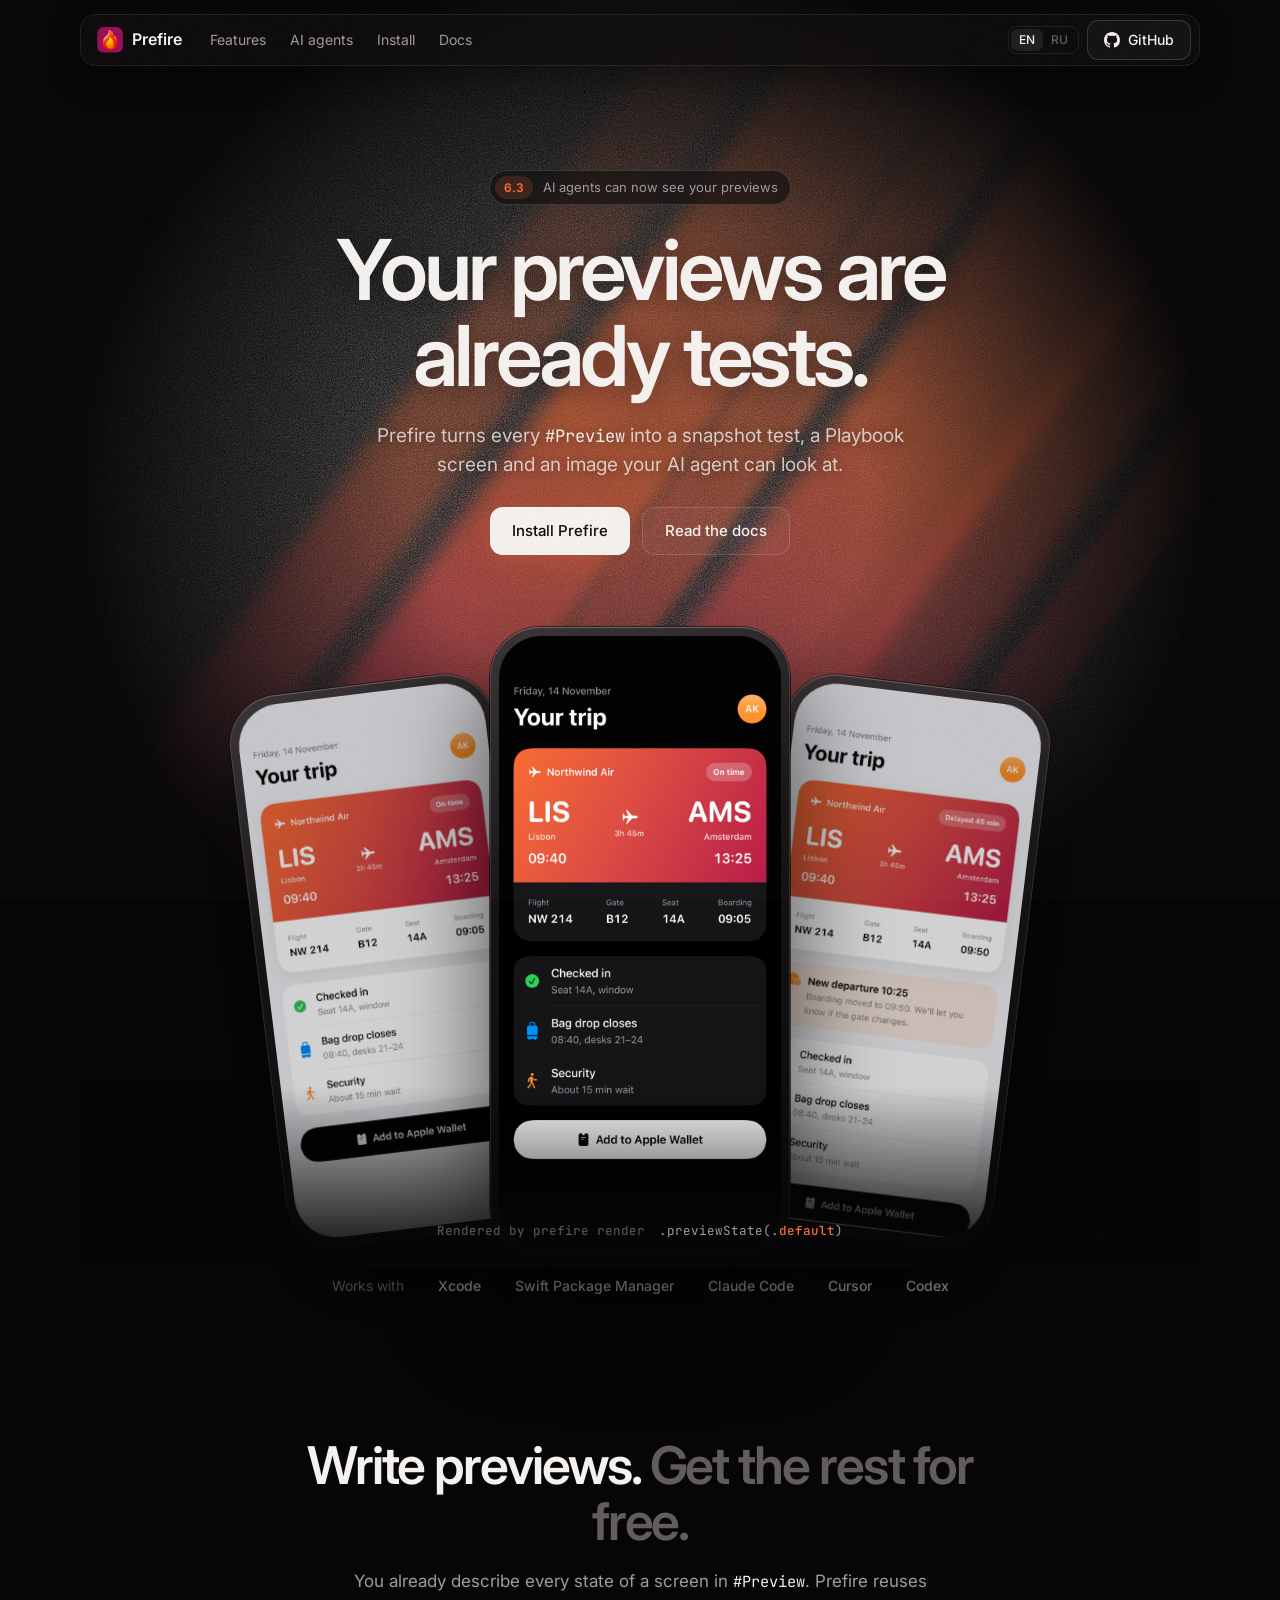
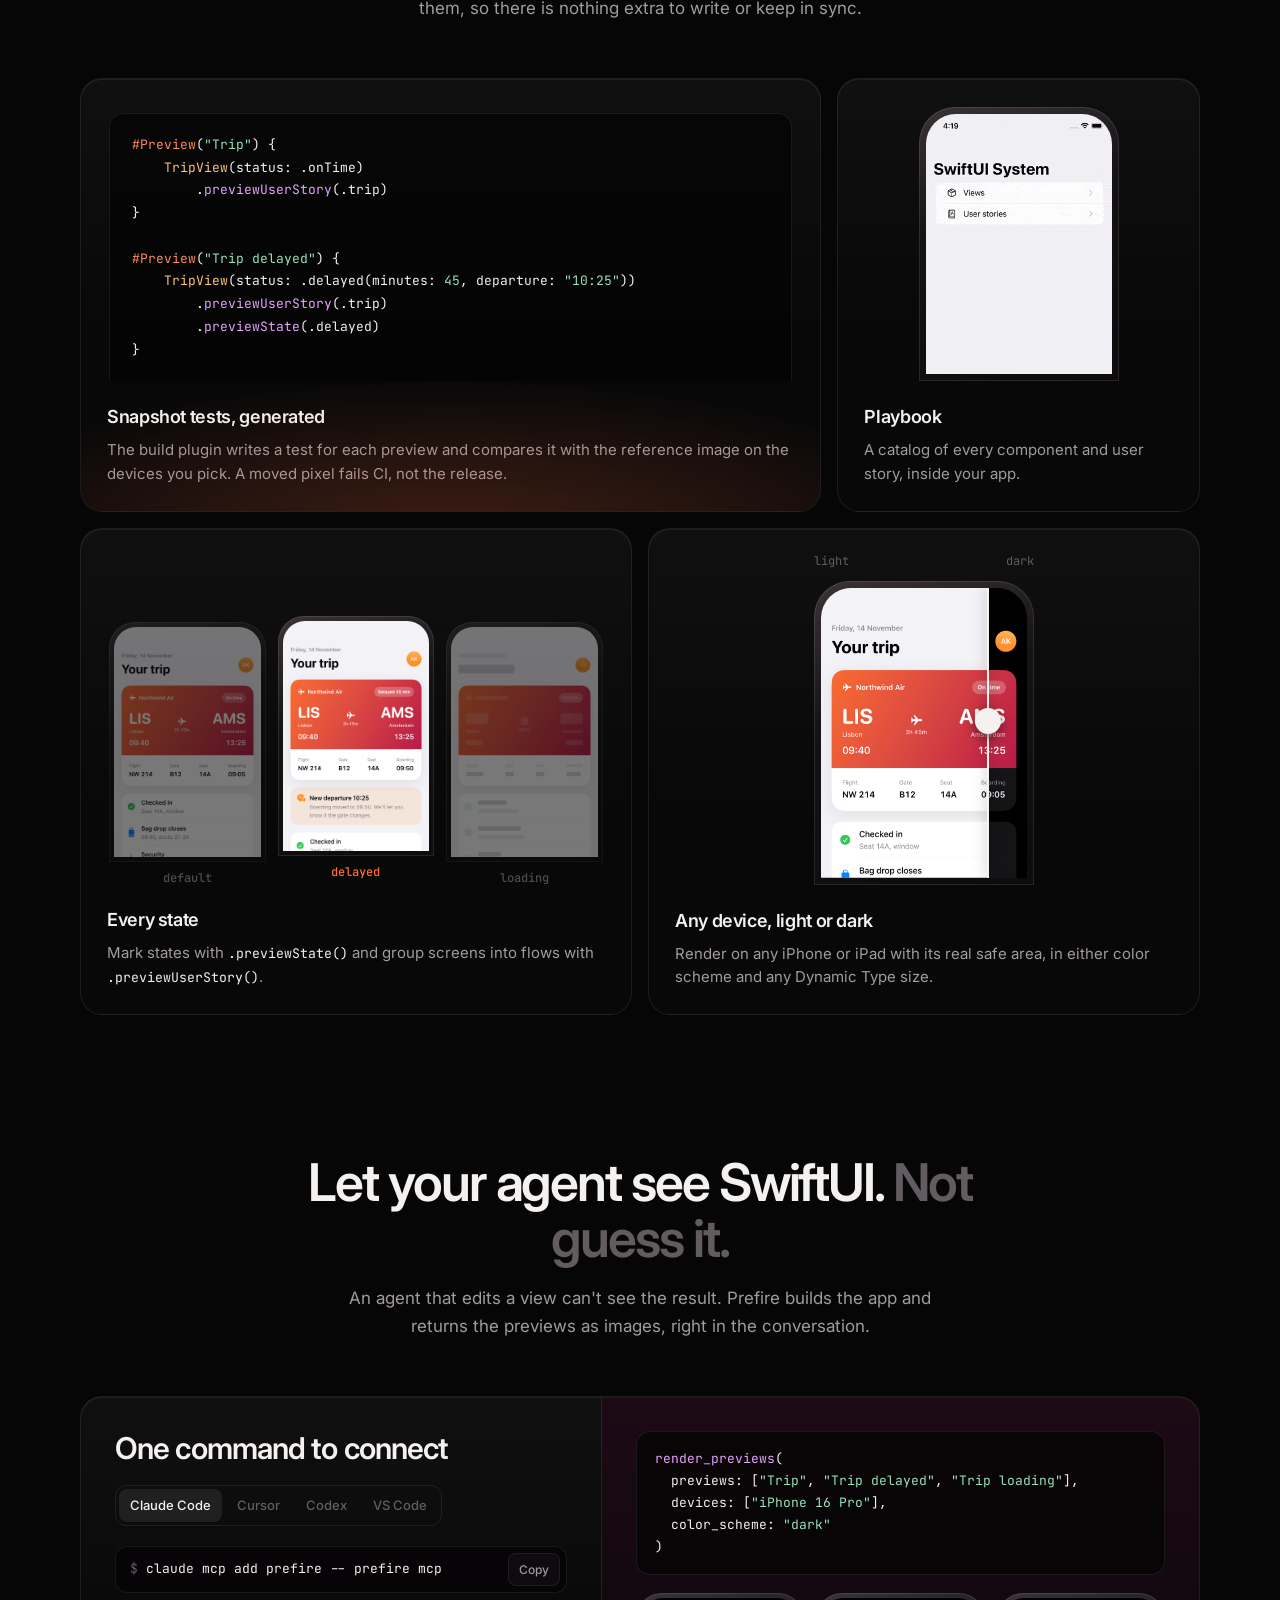
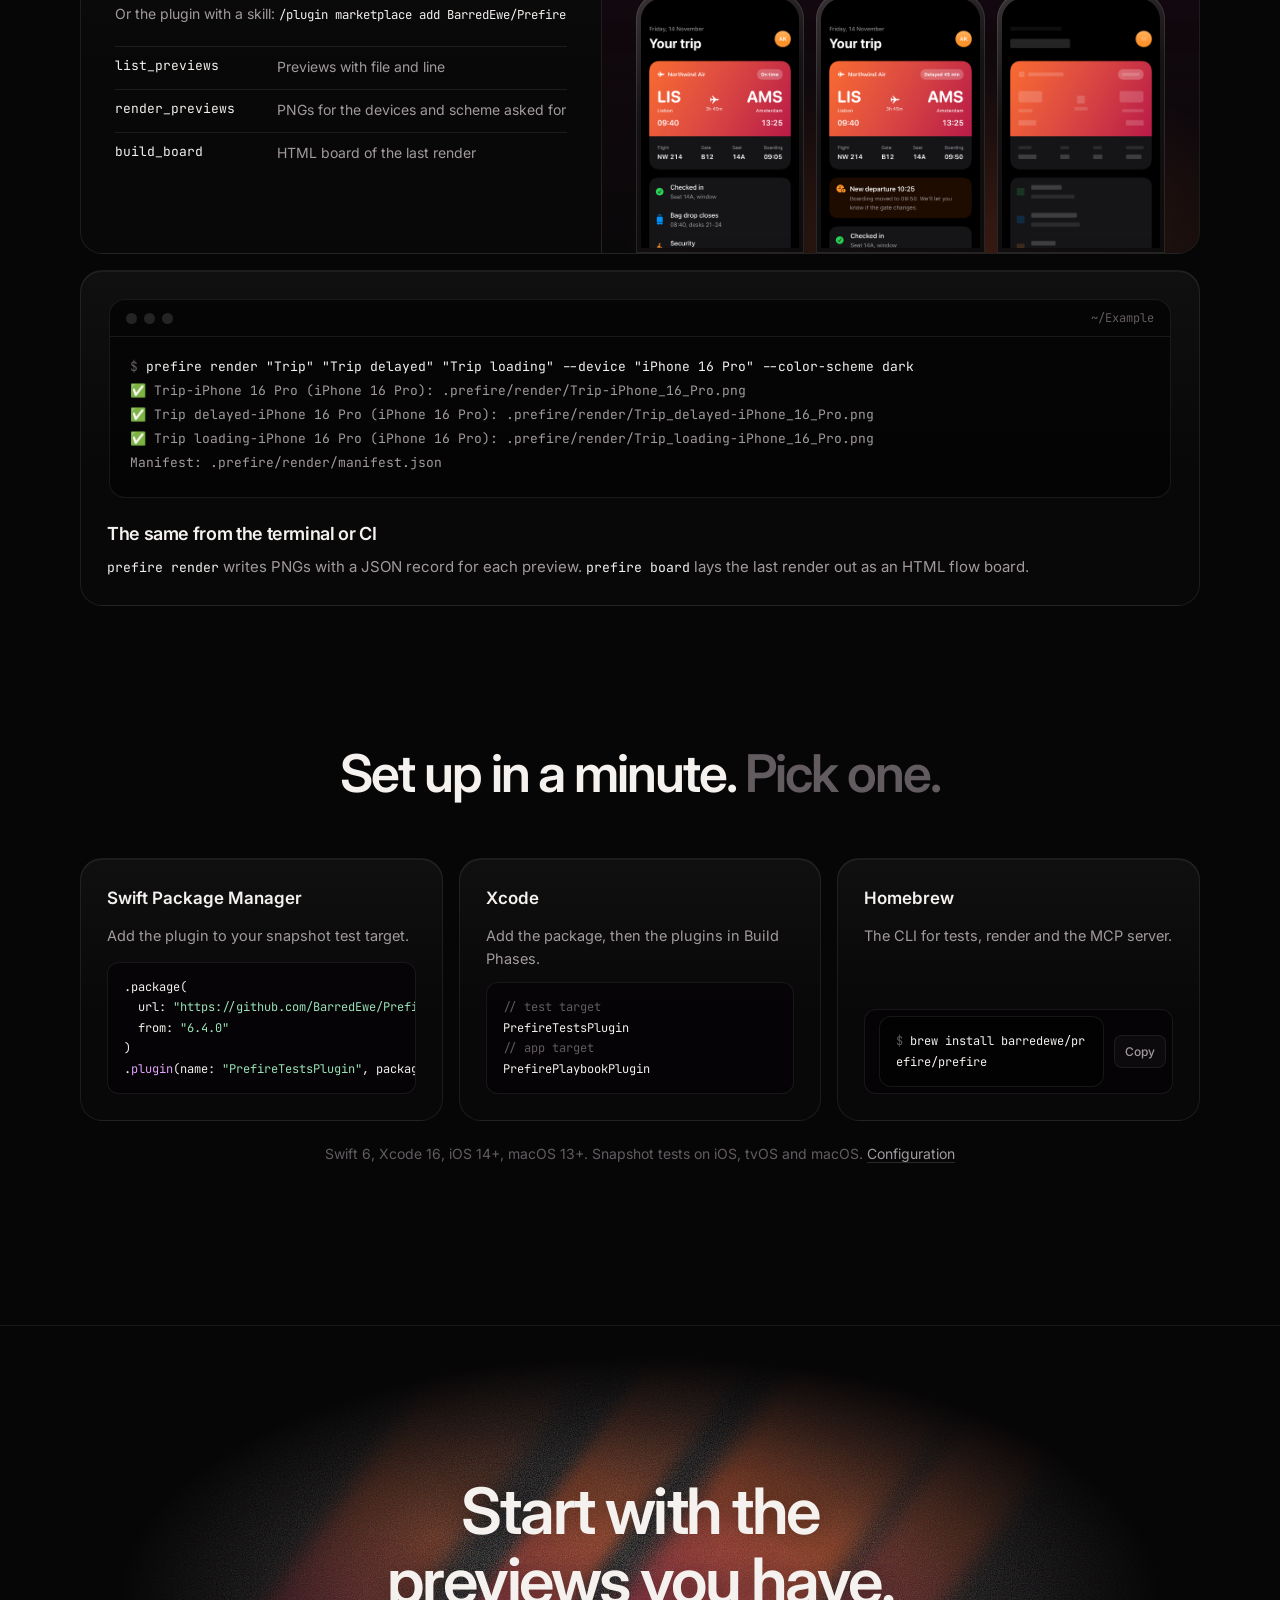
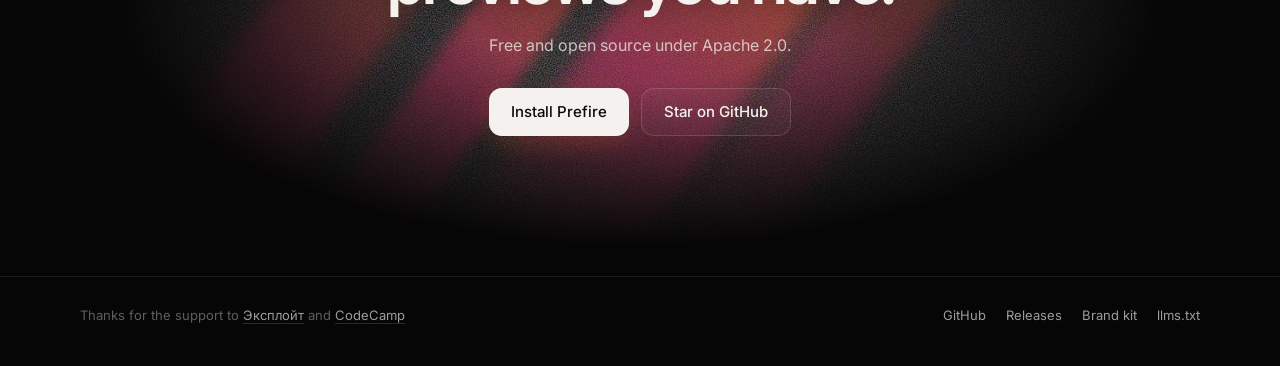
<file: index.html>
<!doctype html>
<html lang="en">
<head>
  <meta charset="utf-8">
  <meta name="viewport" content="width=device-width, initial-scale=1">
  <title>Prefire: snapshot tests from SwiftUI previews</title>
  <meta name="description" content="Prefire turns SwiftUI #Preview blocks into snapshot tests, an iOS Playbook and PNG renders that AI agents like Claude Code, Cursor and Codex can see.">
  <meta name="theme-color" content="#070607">
  <meta property="og:type" content="website">
  <meta property="og:title" content="Prefire: snapshot tests from SwiftUI previews">
  <meta property="og:description" content="Prefire turns SwiftUI #Preview blocks into snapshot tests, an iOS Playbook and PNG renders that AI agents like Claude Code, Cursor and Codex can see.">
  <meta property="og:url" content="https://prefire.ru/">
  <meta property="og:image" content="https://prefire.ru/assets/trip-dark.png">
  <link rel="canonical" href="https://prefire.ru/">
  <link rel="alternate" type="text/plain" href="/llms.txt" title="llms.txt">
  <link rel="icon" type="image/png" href="assets/prefire-icon.png">
  <link rel="apple-touch-icon" href="assets/prefire-icon.png">
  <link rel="preconnect" href="https://fonts.googleapis.com">
  <link rel="preconnect" href="https://fonts.gstatic.com" crossorigin>
  <link href="https://fonts.googleapis.com/css2?family=Inter:wght@400;500;600;700&family=JetBrains+Mono:wght@400;500&display=swap" rel="stylesheet">
  <style>
    :root {
      --bg:#070607;
      --bg-card:#0f0d0e;
      --line:rgba(255,255,255,.08);
      --line-strong:rgba(255,255,255,.14);
      --text:#f4f1ee;
      --text-2:#a19a9e;
      --text-3:#625c60;
      --ember:#ff6a35;
      --rose:#e0336b;
      --plum:#31001e;
      --ok:#5fd492;
      --code-kw:#ff8a5c;
      --code-ty:#ffc27a;
      --code-fn:#e4a3ff;
      --code-st:#9ae2b9;
      --code-cm:#625c60;
      --font-sans:"Inter",-apple-system,BlinkMacSystemFont,"Segoe UI",sans-serif;
      --font-mono:"JetBrains Mono","SFMono-Regular",Menlo,monospace;
      --grain:url("data:image/svg+xml,%3Csvg xmlns='http://www.w3.org/2000/svg' width='180' height='180'%3E%3Cfilter id='n'%3E%3CfeTurbulence type='fractalNoise' baseFrequency='.85' numOctaves='3' stitchTiles='stitch'/%3E%3C/filter%3E%3Crect width='100%25' height='100%25' filter='url(%23n)'/%3E%3C/svg%3E");
      --container:1120px;
    }
    * { box-sizing:border-box; }
    html { scroll-behavior:smooth; overflow-x:clip; color-scheme:dark; }
    body { margin:0; min-width:320px; overflow-x:clip; color:var(--text); background:var(--bg); font:400 16px/1.6 var(--font-sans); -webkit-font-smoothing:antialiased; }
    img { display:block; max-width:100%; height:auto; }
    a { color:inherit; text-decoration:none; }
    button { font:inherit; color:inherit; }
    code,pre { font-family:var(--font-mono); }
    h1,h2,h3,p,pre,figure { margin:0; }
    h1,h2,h3 { font-weight:600; overflow-wrap:break-word; min-width:0; }
    :focus-visible { outline:2px solid var(--ember); outline-offset:3px; }
    ::selection { background:var(--ember); color:var(--bg); }
    .container { width:min(calc(100% - 32px),var(--container)); margin:0 auto; }
    .skip-link { position:absolute; left:16px; top:-60px; z-index:60; padding:8px 12px; border-radius:8px; background:var(--text); color:var(--bg); }
    .skip-link:focus-visible { top:12px; }

    /* header */
    .site-header { position:fixed; top:14px; left:0; right:0; z-index:40; }
    .header-bar { display:flex; align-items:center; gap:28px; height:52px; padding:0 8px 0 16px; border:1px solid var(--line); border-radius:16px; background:rgba(16,13,15,.72); backdrop-filter:blur(18px) saturate(140%); box-shadow:0 10px 30px rgba(0,0,0,.35); }
    .brand { display:flex; align-items:center; gap:9px; font-weight:600; }
    .brand-mark { width:26px; height:26px; overflow:hidden; border-radius:7px; }
    .brand-mark img { width:auto; max-width:none; height:26px; }
    .main-nav { display:flex; gap:24px; color:var(--text-2); font-size:14px; }
    .main-nav a:hover { color:var(--text); }
    .header-actions { display:flex; align-items:center; gap:8px; margin-left:auto; }
    .language-switch { display:flex; padding:2px; border:1px solid var(--line); border-radius:9px; }
    .language-switch button { border:0; border-radius:7px; padding:5px 8px; color:var(--text-3); background:transparent; font:500 12px/1 var(--font-sans); cursor:pointer; }
    .language-switch button:hover { color:var(--text); }
    .language-switch button.is-active { color:var(--text); background:rgba(255,255,255,.08); }

    .btn { display:inline-flex; align-items:center; justify-content:center; gap:8px; height:40px; padding:0 16px; border-radius:11px; font-size:14px; font-weight:500; white-space:nowrap; transition:background-color .15s ease,border-color .15s ease,transform .1s ease; }
    .btn:active { transform:translateY(1px); }
    .btn-light { color:#0b0909; background:var(--text); box-shadow:0 0 0 1px rgba(255,255,255,.2) inset,0 8px 24px rgba(255,106,53,.18); }
    .btn-light:hover { background:#fff; }
    .btn-ghost { border:1px solid var(--line-strong); background:rgba(255,255,255,.03); }
    .btn-ghost:hover { border-color:rgba(255,255,255,.24); background:rgba(255,255,255,.06); }
    .btn-lg { height:48px; padding:0 22px; border-radius:13px; font-size:15px; }
    .btn svg { width:16px; height:16px; fill:currentColor; }
    .stars { color:var(--text-2); font-variant-numeric:tabular-nums; }
    .stars:empty { display:none; }

    /* rays */
    .rays { position:absolute; inset:0; overflow:hidden; pointer-events:none; -webkit-mask-image:radial-gradient(ellipse 60% 55% at 50% 38%,#000 30%,transparent 75%); mask-image:radial-gradient(ellipse 60% 55% at 50% 38%,#000 30%,transparent 75%); }
    .rays span { position:absolute; top:-30%; width:var(--w,110px); height:160%; left:var(--x); background:linear-gradient(180deg,transparent 8%,var(--ember) 38%,var(--rose) 62%,transparent 88%); opacity:var(--o,.55); filter:blur(var(--b,10px)); transform:rotate(36deg); transform-origin:center; }
    .rays::after { content:""; position:absolute; inset:0; background-image:var(--grain); opacity:.55; mix-blend-mode:multiply; }
    .grain { position:fixed; inset:0; z-index:50; pointer-events:none; background-image:var(--grain); opacity:.035; }

    /* hero */
    .hero { position:relative; padding:170px 0 0; text-align:center; isolation:isolate; }
    .hero .rays { z-index:-1; }
    .hero-copy { display:grid; justify-items:center; gap:22px; }
    .badge { display:inline-flex; align-items:center; gap:10px; padding:5px 12px 5px 5px; border:1px solid var(--line-strong); border-radius:999px; background:rgba(12,10,11,.6); backdrop-filter:blur(8px); color:var(--text-2); font-size:13px; }
    .badge:hover { color:var(--text); border-color:rgba(255,255,255,.24); }
    .badge b { padding:2px 9px; border-radius:999px; background:rgba(255,106,53,.16); color:var(--ember); font-weight:600; font-size:12px; }
    h1 { max-width:12ch; font-size:clamp(44px,7.4vw,84px); line-height:1.02; letter-spacing:-.045em; text-shadow:0 2px 30px rgba(0,0,0,.45); }
    .hero-lede { max-width:46ch; color:rgba(244,241,238,.78); font-size:clamp(16px,1.6vw,19px); line-height:1.55; text-shadow:0 1px 16px rgba(0,0,0,.6); }
    .hero-lede code { color:var(--text); font-size:.9em; }
    .hero-actions { display:flex; flex-wrap:wrap; justify-content:center; gap:12px; margin-top:6px; }

    .stage { position:relative; height:640px; margin-top:72px; }
    .stage::before { content:""; position:absolute; left:50%; top:12%; width:70%; height:70%; transform:translateX(-50%); background:radial-gradient(closest-side,rgba(255,106,53,.28),rgba(224,51,107,.12) 55%,transparent); filter:blur(30px); }
    .stage::after { content:""; position:absolute; left:0; right:0; bottom:0; height:180px; background:linear-gradient(180deg,transparent,var(--bg)); z-index:3; }
    .phone { position:absolute; left:50%; top:0; width:300px; padding:9px; border-radius:50px; background:linear-gradient(160deg,#3a3336,#151213 40%,#0d0b0c); box-shadow:0 0 0 1px rgba(255,255,255,.1) inset,0 1px 0 rgba(255,255,255,.18) inset,0 50px 100px rgba(0,0,0,.65),0 0 0 1px rgba(0,0,0,.6); }
    .phone img { width:100%; border-radius:42px; }
    .phone-center { z-index:2; transform:translateX(-50%); }
    .phone-left { width:266px; transform:translateX(calc(-50% - 250px)) translateY(56px) rotate(-7deg); }
    .phone-right { width:266px; transform:translateX(calc(-50% + 250px)) translateY(56px) rotate(7deg); }
    .phone-left img,.phone-right img { filter:brightness(.82); }
    .stage figcaption { position:absolute; z-index:4; left:50%; bottom:28px; transform:translateX(-50%); color:var(--text-3); font:400 12.5px/1.4 var(--font-mono); white-space:nowrap; }

    .works-with { display:flex; flex-wrap:wrap; justify-content:center; gap:10px 34px; padding:8px 0 0; color:var(--text-3); font-size:14px; }
    .works-with span { color:var(--text-3); font-weight:400; }
    .works-with b { color:var(--text-2); font-weight:500; }

    /* sections */
    .section { padding:140px 0 0; }
    .section-title { max-width:760px; margin:0 auto 56px; text-align:center; }
    h2 { font-size:clamp(32px,4.6vw,52px); line-height:1.08; letter-spacing:-.04em; }
    h2 .dim { color:var(--text-3); }
    .section-title p { max-width:56ch; margin:18px auto 0; color:var(--text-2); font-size:17px; }
    .section-title p code { color:var(--text); font-size:.9em; }

    .bento { display:grid; grid-template-columns:repeat(6,minmax(0,1fr)); gap:16px; }
    .card { position:relative; display:flex; flex-direction:column; min-width:0; overflow:hidden; border:1px solid var(--line); border-radius:22px; background:linear-gradient(180deg,rgba(255,255,255,.045),rgba(255,255,255,.012) 60%); box-shadow:0 1px 0 rgba(255,255,255,.06) inset; }
    .span-2 { grid-column:span 2; } .span-3 { grid-column:span 3; } .span-4 { grid-column:span 4; } .span-6 { grid-column:span 6; }
    .card-visual { position:relative; flex:1; min-height:300px; display:flex; align-items:flex-end; justify-content:center; padding:28px 28px 0; overflow:hidden; }
    .card-copy { padding:22px 26px 26px; }
    .card-copy h3 { font-size:18px; letter-spacing:-.02em; }
    .card-copy p { margin-top:6px; color:var(--text-2); font-size:15px; line-height:1.55; }
    .card-copy p code { color:var(--text); font-size:.88em; }
    .glow-ember::before { content:""; position:absolute; inset:auto -20% -40% -20%; height:70%; background:radial-gradient(closest-side,rgba(255,106,53,.22),transparent); pointer-events:none; }

    .code { width:100%; padding:20px 22px; border:1px solid var(--line); border-bottom:0; border-radius:14px 14px 0 0; background:rgba(5,4,5,.75); overflow:auto; font-size:13px; line-height:1.75; color:var(--text); text-align:left; }
    .kw { color:var(--code-kw); } .ty { color:var(--code-ty); } .fn { color:var(--code-fn); } .st { color:var(--code-st); } .cm { color:var(--code-cm); }
    .mini-phone { width:200px; padding:7px; border-radius:36px 36px 0 0; border-bottom:0; background:linear-gradient(160deg,#3a3336,#151213 40%,#0d0b0c); box-shadow:0 0 0 1px rgba(255,255,255,.1) inset; }
    .mini-phone img { border-radius:30px 30px 0 0; }
    .crop { max-height:260px; overflow:hidden; }

    .states { display:grid; grid-template-columns:repeat(3,minmax(0,1fr)); gap:12px; width:100%; align-items:end; }
    .states figure { display:grid; gap:10px; }
    .states .mini-phone { width:100%; border-radius:26px 26px 0 0; padding:5px; }
    .states .mini-phone img { border-radius:22px 22px 0 0; }
    .states figcaption { color:var(--text-3); font:400 12px/1 var(--font-mono); text-align:center; }
    .states figcaption b { color:var(--text-2); font-weight:500; }

    .compare { position:relative; width:220px; padding:7px; border-radius:36px 36px 0 0; background:linear-gradient(160deg,#3a3336,#151213 40%,#0d0b0c); box-shadow:0 0 0 1px rgba(255,255,255,.1) inset; --pos:50%; }
    .compare-inner { position:relative; overflow:hidden; border-radius:30px 30px 0 0; max-height:290px; }
    .compare-inner img { width:100%; }
    .compare-top { position:absolute; inset:0; clip-path:inset(0 calc(100% - var(--pos)) 0 0); }
    .compare-line { position:absolute; top:0; bottom:0; left:var(--pos); width:2px; margin-left:-1px; background:var(--text); box-shadow:0 0 12px rgba(0,0,0,.5); pointer-events:none; }
    .compare-line::after { content:""; position:absolute; top:46%; left:50%; width:26px; height:26px; transform:translate(-50%,-50%); border-radius:50%; background:var(--text); box-shadow:0 4px 12px rgba(0,0,0,.5); }
    .compare input { position:absolute; inset:0; width:100%; height:100%; margin:0; opacity:0; cursor:ew-resize; }
    .compare-labels { position:absolute; top:-26px; left:0; right:0; display:flex; justify-content:space-between; color:var(--text-3); font:400 12px/1 var(--font-mono); }

    .agent { display:grid; grid-template-columns:minmax(0,1fr) minmax(0,1.15fr); }
    .agent-copy { display:flex; flex-direction:column; gap:20px; padding:34px; }
    .agent-copy h3 { font-size:clamp(24px,2.6vw,30px); letter-spacing:-.03em; line-height:1.15; }
    .agent-copy>p { color:var(--text-2); }
    .tabs { display:flex; flex-wrap:wrap; gap:4px; padding:3px; border:1px solid var(--line); border-radius:11px; align-self:flex-start; }
    .tab { padding:6px 11px; border:0; border-radius:8px; background:transparent; color:var(--text-3); font-size:13px; font-weight:500; cursor:pointer; }
    .tab:hover { color:var(--text); }
    .tab[aria-selected="true"] { color:var(--text); background:rgba(255,255,255,.08); }
    .tab-panel[hidden] { display:none; }
    .cmd { display:flex; align-items:center; justify-content:space-between; gap:10px; padding:6px 6px 6px 14px; border:1px solid var(--line); border-radius:12px; background:rgba(5,4,5,.7); }
    .cmd pre { overflow:auto; font-size:13px; line-height:1.6; }
    .cmd pre::before { content:"$ "; color:var(--text-3); }
    .cmd.json pre::before { content:none; }
    .tab-panel p { margin-top:10px; color:var(--text-2); font-size:14px; }
    .tab-panel p code { color:var(--text); font-size:.88em; }
    .copy { flex:0 0 auto; padding:6px 10px; border:1px solid var(--line); border-radius:8px; background:rgba(255,255,255,.03); color:var(--text-2); font-size:12px; font-weight:500; cursor:pointer; }
    .copy:hover { color:var(--text); border-color:var(--line-strong); }
    .copy.is-copied { color:var(--ok); }
    .tool-list { display:grid; gap:2px; margin:0; padding:0; list-style:none; font-size:14px; }
    .tool-list li { display:grid; grid-template-columns:150px minmax(0,1fr); gap:12px; padding:9px 0; border-top:1px solid var(--line); color:var(--text-2); }
    .tool-list code { color:var(--text); font-size:13px; }
    .agent-visual { position:relative; display:flex; flex-direction:column; gap:18px; padding:34px 34px 0; border-left:1px solid var(--line); background:radial-gradient(ellipse 80% 60% at 60% 100%,rgba(255,106,53,.2),transparent 70%),linear-gradient(180deg,rgba(49,0,30,.35),transparent); }
    .call { padding:16px 18px; border:1px solid var(--line); border-radius:14px; background:rgba(5,4,5,.75); font-size:13px; line-height:1.7; overflow:auto; }
    .returned { display:grid; grid-template-columns:repeat(3,minmax(0,1fr)); gap:12px; margin-top:auto; }
    .returned .mini-phone { width:100%; border-radius:26px 26px 0 0; padding:5px; }
    .returned .mini-phone img { border-radius:22px 22px 0 0; }

    .terminal { width:100%; border:1px solid var(--line); border-radius:16px; background:rgba(5,4,5,.8); overflow:hidden; text-align:left; }
    .terminal-bar { display:flex; align-items:center; gap:7px; padding:12px 16px; border-bottom:1px solid var(--line); }
    .terminal-bar i { width:11px; height:11px; border-radius:50%; background:rgba(255,255,255,.12); }
    .terminal-bar span { margin-left:auto; color:var(--text-3); font:400 12px/1 var(--font-mono); }
    .terminal pre { padding:18px 20px 22px; overflow:auto; font-size:13px; line-height:1.85; color:var(--text-2); }
    .terminal .p { color:var(--text-3); } .terminal .c { color:var(--text); } .terminal .ok { color:var(--ok); }

    .install { display:grid; grid-template-columns:repeat(3,minmax(0,1fr)); gap:16px; }
    .install .card { padding:26px; gap:12px; }
    .install h3 { font-size:17px; }
    .install p { color:var(--text-2); font-size:14.5px; }
    .install pre { margin-top:auto; padding:14px 16px; border:1px solid var(--line); border-radius:12px; background:rgba(5,4,5,.7); overflow:auto; font-size:12.5px; line-height:1.7; }
    .install .cmd pre { white-space:pre-wrap; word-break:break-all; }
    .install pre { font-size:12px; }
    .install-note { margin-top:22px; text-align:center; color:var(--text-3); font-size:14px; }
    .install-note a,.inline-link { color:var(--text-2); text-decoration:underline; text-decoration-color:var(--line-strong); text-underline-offset:3px; }
    .install-note a:hover,.inline-link:hover { color:var(--text); text-decoration-color:var(--ember); }

    .closing { position:relative; margin-top:160px; padding:150px 0 140px; text-align:center; isolation:isolate; overflow:hidden; border-top:1px solid var(--line); }
    .closing .rays { z-index:-1; -webkit-mask-image:radial-gradient(ellipse 55% 60% at 50% 50%,#000 25%,transparent 75%); mask-image:radial-gradient(ellipse 55% 60% at 50% 50%,#000 25%,transparent 75%); }
    .closing h2 { font-size:clamp(36px,5.4vw,64px); max-width:14ch; margin:0 auto; text-shadow:0 2px 30px rgba(0,0,0,.5); }
    .closing p { max-width:44ch; margin:18px auto 30px; color:rgba(244,241,238,.75); }
    .footer { padding:28px 0 40px; border-top:1px solid var(--line); color:var(--text-3); font-size:13px; }
    .footer-inner { display:flex; flex-wrap:wrap; justify-content:space-between; gap:14px 28px; }
    .footer-links { display:flex; flex-wrap:wrap; gap:20px; color:var(--text-2); }
    .footer-links a:hover { color:var(--text); }

    @media (max-width:980px) {
      .main-nav { display:none; }
      .span-2,.span-3,.span-4 { grid-column:span 6; }
      .agent { grid-template-columns:minmax(0,1fr); }
      .agent-visual { border-left:0; border-top:1px solid var(--line); }
      .install { grid-template-columns:minmax(0,1fr); }
      .phone-left { transform:translateX(calc(-50% - 190px)) translateY(56px) rotate(-7deg); }
      .phone-right { transform:translateX(calc(-50% + 190px)) translateY(56px) rotate(7deg); }
    }
    @media (max-width:600px) {
      .site-header { top:8px; }
      .header-bar { gap:12px; padding:0 6px 0 12px; }
      .header-actions .btn-ghost span:not(.stars) { display:none; }
      .hero { padding-top:120px; }
      .stage { height:470px; margin-top:52px; }
      .phone { width:220px; padding:7px; border-radius:38px; }
      .phone img { border-radius:32px; }
      .phone-left,.phone-right { width:190px; }
      .phone-left { transform:translateX(calc(-50% - 112px)) translateY(44px) rotate(-7deg); }
      .phone-right { transform:translateX(calc(-50% + 112px)) translateY(44px) rotate(7deg); }
      .section { padding-top:100px; }
      .card-visual { min-height:240px; padding:22px 18px 0; }
      .card-copy { padding:18px 20px 22px; }
      .agent-copy,.agent-visual { padding:24px 20px; }
      .agent-visual { padding-bottom:0; }
      .tool-list li { grid-template-columns:minmax(0,1fr); gap:2px; }
      .hero-actions .btn { flex:1 1 auto; }
      .closing { margin-top:110px; padding:110px 0 100px; }
    }

    /* motion */
    .cycle { position:relative; }
    .cycle img { transition:opacity .7s ease; }
    .cycle img:not(:first-child) { position:absolute; inset:0; }
    .cycle img:not(.is-active) { opacity:0; }
    .state-code { margin-left:6px; color:var(--text-2); }
    .state-code b { color:var(--ember); font-weight:500; }
    .states figure { transition:opacity .5s ease,transform .5s ease; }
    .states figcaption b { transition:color .4s ease; }
    .states[data-active] figure { opacity:.45; }
    .states figure.is-active { opacity:1; transform:translateY(-6px); }
    .states figure.is-active figcaption b { color:var(--ember); }
    @media (prefers-reduced-motion:no-preference) {
      .rays span { animation:ray-drift var(--d,17s) ease-in-out infinite alternate; }
      .rays span:nth-child(2n) { --d:21s; animation-direction:alternate-reverse; }
      .rays span:nth-child(3n) { --d:13s; }
      @keyframes ray-drift { from { transform:rotate(36deg) translateX(-28px); } to { transform:rotate(36deg) translateX(28px); } }
      .stage::before { animation:glow 7s ease-in-out infinite alternate; }
      @keyframes glow { from { opacity:.75; } to { opacity:1; } }
      .hero-copy>* { animation:rise .9s cubic-bezier(.2,.7,.2,1) both; }
      .hero-copy>:nth-child(2) { animation-delay:.08s; } .hero-copy>:nth-child(3) { animation-delay:.16s; } .hero-copy>:nth-child(4) { animation-delay:.24s; }
      @keyframes rise { from { opacity:0; transform:translateY(18px); } }
      .phone-center { animation:phone-in 1.2s .3s cubic-bezier(.2,.7,.2,1) both; }
      .phone-left,.phone-right { animation:phone-side 1.2s .5s cubic-bezier(.2,.7,.2,1) both; }
      @keyframes phone-in { from { opacity:0; transform:translateX(-50%) translateY(70px); } }
      @keyframes phone-side { from { opacity:0; } }
      html.js .reveal { opacity:0; transform:translateY(28px); transition:opacity .8s cubic-bezier(.2,.7,.2,1),transform .8s cubic-bezier(.2,.7,.2,1); transition-delay:var(--delay,0s); }
      html.js .reveal.in { opacity:1; transform:none; }
      html.js [data-stagger] .mini-phone { opacity:0; transform:translateY(40px); transition:opacity .7s ease,transform .8s cubic-bezier(.2,.7,.2,1); }
      html.js [data-stagger].in .mini-phone { opacity:1; transform:none; }
      html.js [data-stagger].in .mini-phone:nth-child(2) { transition-delay:.15s; } html.js [data-stagger].in .mini-phone:nth-child(3) { transition-delay:.3s; }
      html.js [data-type] .tl { opacity:0; }
      html.js [data-type].in .tl { animation:line-in .35s ease both; animation-delay:calc(var(--n) * .45s + .2s); }
      @keyframes line-in { from { opacity:0; transform:translateX(-6px); } to { opacity:1; transform:none; } }
      .btn-light:hover { transform:translateY(-1px); }
    }
    @media (prefers-reduced-motion:reduce) { html { scroll-behavior:auto; } .btn { transition:none; } }
  </style>
</head>
<body>
  <div class="grain" aria-hidden="true"></div>
  <a class="skip-link" href="#top" data-i18n="skip">Skip to content</a>
  <header class="site-header">
    <div class="container header-bar">
      <a class="brand" href="#top" aria-label="Prefire home"><span class="brand-mark" aria-hidden="true"><img src="assets/prefire-logo.png" alt=""></span>Prefire</a>
      <nav class="main-nav" aria-label="Main">
        <a href="#features" data-i18n="nav_features">Features</a>
        <a href="#ai" data-i18n="nav_ai">AI agents</a>
        <a href="#install" data-i18n="nav_install">Install</a>
        <a href="https://github.com/BarredEwe/Prefire/tree/main/Documentation" target="_blank" rel="noreferrer" data-i18n="nav_docs">Docs</a>
      </nav>
      <div class="header-actions">
        <div class="language-switch" role="group" aria-label="Language">
          <button type="button" data-language-button="en">EN</button>
          <button type="button" data-language-button="ru">RU</button>
        </div>
        <a class="btn btn-ghost" href="https://github.com/BarredEwe/Prefire" target="_blank" rel="noreferrer"><svg viewBox="0 0 16 16" aria-hidden="true"><path d="M8 0C3.58 0 0 3.58 0 8c0 3.54 2.29 6.53 5.47 7.59.4.07.55-.17.55-.38 0-.19-.01-.82-.01-1.49-2.01.37-2.53-.49-2.69-.94-.09-.23-.48-.94-.82-1.13-.28-.15-.68-.52-.01-.53.63-.01 1.08.58 1.23.82.72 1.21 1.87.87 2.33.66.07-.52.28-.87.51-1.07-1.78-.2-3.64-.89-3.64-3.95 0-.87.31-1.59.82-2.15-.08-.2-.36-1.02.08-2.12 0 0 .67-.21 2.2.82.64-.18 1.32-.27 2-.27.68 0 1.36.09 2 .27 1.53-1.04 2.2-.82 2.2-.82.44 1.1.16 1.92.08 2.12.51.56.82 1.27.82 2.15 0 3.07-1.87 3.75-3.65 3.95.29.25.54.73.54 1.48 0 1.07-.01 1.93-.01 2.2 0 .21.15.46.55.38A8.013 8.013 0 0016 8c0-4.42-3.58-8-8-8z"/></svg><span>GitHub</span><span class="stars" data-stars></span></a>
      </div>
    </div>
  </header>

  <main id="top">
    <section class="hero">
      <div class="rays" aria-hidden="true">
        <span style="--x:18%;--w:90px;--o:.35"></span>
        <span style="--x:30%;--w:150px;--o:.6"></span>
        <span style="--x:44%;--w:70px;--o:.45;--b:6px"></span>
        <span style="--x:54%;--w:170px;--o:.55"></span>
        <span style="--x:68%;--w:100px;--o:.4"></span>
        <span style="--x:80%;--w:60px;--o:.3;--b:5px"></span>
      </div>
      <div class="container hero-copy">
        <a class="badge" href="https://github.com/BarredEwe/Prefire/blob/main/Documentation/AI.md" target="_blank" rel="noreferrer"><b>6.3</b><span data-i18n="badge">AI agents can now see your previews</span></a>
        <h1 data-i18n="hero_title">Your previews are already tests.</h1>
        <p class="hero-lede" data-i18n-html="hero_body">Prefire turns every <code>#Preview</code> into a snapshot test, a Playbook screen and an image your AI agent can look at.</p>
        <div class="hero-actions">
          <a class="btn btn-light btn-lg" href="#install" data-i18n="hero_primary">Install Prefire</a>
          <a class="btn btn-ghost btn-lg" href="https://github.com/BarredEwe/Prefire/blob/main/README.md" target="_blank" rel="noreferrer" data-i18n="hero_secondary">Read the docs</a>
        </div>
      </div>
      <figure class="container stage">
        <div class="phone phone-left"><img src="assets/trip-light.png" width="720" height="1558" alt="Trip screen, light mode, rendered by Prefire"></div>
        <div class="phone phone-center"><div class="cycle" data-cycle><img class="is-active" src="assets/trip-dark.png" width="720" height="1558" alt="Trip screen, dark mode, rendered by Prefire" data-state="default"><img src="assets/trip-dark-delayed.png" width="720" height="1558" alt="" aria-hidden="true" data-state="delayed"><img src="assets/trip-dark-loading.png" width="720" height="1558" alt="" aria-hidden="true" data-state="loading"></div></div>
        <div class="phone phone-right"><img src="assets/trip-light-delayed.png" width="720" height="1558" alt="Trip screen in the delayed state, light mode, rendered by Prefire"></div>
        <figcaption><span data-i18n="stage_caption">Rendered by prefire render</span> <code class="state-code">.previewState(.<b data-state-name>default</b>)</code></figcaption>
      </figure>
      <div class="container works-with"><span data-i18n="works_with">Works with</span><b>Xcode</b><b>Swift Package Manager</b><b>Claude Code</b><b>Cursor</b><b>Codex</b></div>
    </section>

    <section class="section container" id="features">
      <div class="section-title reveal">
        <h2 data-i18n-html="features_title">Write previews. <span class="dim">Get the rest for free.</span></h2>
        <p data-i18n-html="features_body">You already describe every state of a screen in <code>#Preview</code>. Prefire reuses them, so there is nothing extra to write or keep in sync.</p>
      </div>
      <div class="bento">
        <article class="reveal card span-4 glow-ember">
          <div class="card-visual">
<pre class="code"><span class="kw">#Preview</span>(<span class="st">"Trip"</span>) {
    <span class="ty">TripView</span>(status: .onTime)
        .<span class="fn">previewUserStory</span>(.trip)
}

<span class="kw">#Preview</span>(<span class="st">"Trip delayed"</span>) {
    <span class="ty">TripView</span>(status: .delayed(minutes: <span class="st">45</span>, departure: <span class="st">"10:25"</span>))
        .<span class="fn">previewUserStory</span>(.trip)
        .<span class="fn">previewState</span>(.delayed)
}</pre>
          </div>
          <div class="card-copy"><h3 data-i18n="f_tests_title">Snapshot tests, generated</h3><p data-i18n="f_tests_body">The build plugin writes a test for each preview and compares it with the reference image on the devices you pick. A moved pixel fails CI, not the release.</p></div>
        </article>
        <article class="reveal card span-2">
          <div class="card-visual"><div class="mini-phone"><div class="crop"><img src="assets/prefire-playbook.gif" width="320" height="693" alt="Playbook catalog of components and user stories" loading="lazy"></div></div></div>
          <div class="card-copy"><h3>Playbook</h3><p data-i18n="f_playbook_body">A catalog of every component and user story, inside your app.</p></div>
        </article>
        <article class="reveal card span-3">
          <div class="card-visual">
            <div class="states" data-states>
              <figure><div class="mini-phone"><div class="crop" style="max-height:230px"><img src="assets/trip-light.png" width="720" height="1558" alt="Trip, on time" loading="lazy"></div></div><figcaption><b>default</b></figcaption></figure>
              <figure><div class="mini-phone"><div class="crop" style="max-height:230px"><img src="assets/trip-light-delayed.png" width="720" height="1558" alt="Trip, delayed" loading="lazy"></div></div><figcaption><b>delayed</b></figcaption></figure>
              <figure><div class="mini-phone"><div class="crop" style="max-height:230px"><img src="assets/trip-light-loading.png" width="720" height="1558" alt="Trip, loading" loading="lazy"></div></div><figcaption><b>loading</b></figcaption></figure>
            </div>
          </div>
          <div class="card-copy"><h3 data-i18n="f_states_title">Every state</h3><p data-i18n-html="f_states_body">Mark states with <code>.previewState()</code> and group screens into flows with <code>.previewUserStory()</code>.</p></div>
        </article>
        <article class="reveal card span-3">
          <div class="card-visual" style="padding-top:52px">
            <div class="compare" data-compare>
              <div class="compare-labels"><span data-i18n="light">light</span><span data-i18n="dark">dark</span></div>
              <div class="compare-inner">
                <img src="assets/trip-dark.png" width="720" height="1558" alt="Trip, dark mode" loading="lazy">
                <div class="compare-top"><img src="assets/trip-light.png" width="720" height="1558" alt="Trip, light mode" loading="lazy"></div>
                <div class="compare-line"></div>
              </div>
              <input type="range" min="0" max="100" value="50" aria-label="Compare light and dark">
            </div>
          </div>
          <div class="card-copy"><h3 data-i18n="f_devices_title">Any device, light or dark</h3><p data-i18n="f_devices_body">Render on any iPhone or iPad with its real safe area, in either color scheme and any Dynamic Type size.</p></div>
        </article>
      </div>
    </section>

    <section class="section container" id="ai">
      <div class="section-title reveal">
        <h2 data-i18n-html="ai_title">Let your agent see SwiftUI. <span class="dim">Not guess it.</span></h2>
        <p data-i18n="ai_body">An agent that edits a view can't see the result. Prefire builds the app and returns the previews as images, right in the conversation.</p>
      </div>
      <article class="reveal card agent">
        <div class="agent-copy">
          <h3 data-i18n="ai_card_title">One command to connect</h3>
          <div class="tabs" role="tablist" aria-label="Agent">
            <button class="tab" type="button" role="tab" id="ag-claude" aria-selected="true" aria-controls="ag-claude-panel">Claude Code</button>
            <button class="tab" type="button" role="tab" id="ag-cursor" aria-selected="false" aria-controls="ag-cursor-panel" tabindex="-1">Cursor</button>
            <button class="tab" type="button" role="tab" id="ag-codex" aria-selected="false" aria-controls="ag-codex-panel" tabindex="-1">Codex</button>
            <button class="tab" type="button" role="tab" id="ag-vscode" aria-selected="false" aria-controls="ag-vscode-panel" tabindex="-1">VS Code</button>
          </div>
          <div class="tab-panel" id="ag-claude-panel" role="tabpanel" aria-labelledby="ag-claude">
            <div class="cmd"><pre>claude mcp add prefire -- prefire mcp</pre><button class="copy" type="button" data-copy="claude mcp add prefire -- prefire mcp" data-i18n="copy">Copy</button></div>
            <p data-i18n-html="ag_claude_note">Or the plugin with a skill: <code>/plugin marketplace add BarredEwe/Prefire</code></p>
          </div>
          <div class="tab-panel" id="ag-cursor-panel" role="tabpanel" aria-labelledby="ag-cursor" hidden>
            <div class="cmd json"><pre>{ "command": "prefire", "args": ["mcp"] }</pre></div>
            <p data-i18n-html="ag_cursor_note"><a class="inline-link" href="https://cursor.com/en/install-mcp?name=prefire&amp;config=eyJjb21tYW5kIjoicHJlZmlyZSIsImFyZ3MiOlsibWNwIl19" target="_blank" rel="noreferrer">Add to Cursor</a> in one click.</p>
          </div>
          <div class="tab-panel" id="ag-codex-panel" role="tabpanel" aria-labelledby="ag-codex" hidden>
            <div class="cmd"><pre>codex mcp add prefire -- prefire mcp</pre><button class="copy" type="button" data-copy="codex mcp add prefire -- prefire mcp" data-i18n="copy">Copy</button></div>
          </div>
          <div class="tab-panel" id="ag-vscode-panel" role="tabpanel" aria-labelledby="ag-vscode" hidden>
            <div class="cmd"><pre>code --add-mcp '{"name":"prefire","command":"prefire","args":["mcp"]}'</pre><button class="copy" type="button" data-copy="code --add-mcp '{&quot;name&quot;:&quot;prefire&quot;,&quot;command&quot;:&quot;prefire&quot;,&quot;args&quot;:[&quot;mcp&quot;]}'" data-i18n="copy">Copy</button></div>
          </div>
          <ul class="tool-list">
            <li><code>list_previews</code><span data-i18n="tool_list">Previews with file and line</span></li>
            <li><code>render_previews</code><span data-i18n="tool_render">PNGs for the devices and scheme asked for</span></li>
            <li><code>build_board</code><span data-i18n="tool_board">HTML board of the last render</span></li>
          </ul>
        </div>
        <div class="agent-visual">
<pre class="call"><span class="fn">render_previews</span>(
  previews: [<span class="st">"Trip"</span>, <span class="st">"Trip delayed"</span>, <span class="st">"Trip loading"</span>],
  devices: [<span class="st">"iPhone 16 Pro"</span>],
  color_scheme: <span class="st">"dark"</span>
)</pre>
          <div class="returned" data-stagger>
            <div class="mini-phone"><div class="crop" style="max-height:250px"><img src="assets/trip-dark.png" width="720" height="1558" alt="Trip, dark" loading="lazy"></div></div>
            <div class="mini-phone"><div class="crop" style="max-height:250px"><img src="assets/trip-dark-delayed.png" width="720" height="1558" alt="Trip delayed, dark" loading="lazy"></div></div>
            <div class="mini-phone"><div class="crop" style="max-height:250px"><img src="assets/trip-dark-loading.png" width="720" height="1558" alt="Trip loading, dark" loading="lazy"></div></div>
          </div>
        </div>
      </article>
      <div class="bento" style="margin-top:16px">
        <article class="reveal card span-6">
          <div class="card-visual" style="min-height:0;padding-bottom:0">
            <div class="terminal" data-type>
              <div class="terminal-bar"><i></i><i></i><i></i><span>~/Example</span></div>
<pre><span class="p">$</span> <span class="c">prefire render "Trip" "Trip delayed" "Trip loading" --device "iPhone 16 Pro" --color-scheme dark</span>
<span class="tl" style="--n:1"><span class="ok">✅</span> Trip-iPhone 16 Pro (iPhone 16 Pro): .prefire/render/Trip-iPhone_16_Pro.png</span>
<span class="tl" style="--n:2"><span class="ok">✅</span> Trip delayed-iPhone 16 Pro (iPhone 16 Pro): .prefire/render/Trip_delayed-iPhone_16_Pro.png</span>
<span class="tl" style="--n:3"><span class="ok">✅</span> Trip loading-iPhone 16 Pro (iPhone 16 Pro): .prefire/render/Trip_loading-iPhone_16_Pro.png</span>
<span class="tl" style="--n:4">Manifest: .prefire/render/manifest.json</span></pre>
            </div>
          </div>
          <div class="card-copy"><h3 data-i18n="f_cli_title">The same from the terminal or CI</h3><p data-i18n-html="f_cli_body"><code>prefire render</code> writes PNGs with a JSON record for each preview. <code>prefire board</code> lays the last render out as an HTML flow board.</p></div>
        </article>
      </div>
    </section>

    <section class="section container" id="install">
      <div class="section-title reveal">
        <h2 data-i18n-html="install_title">Set up in a minute. <span class="dim">Pick one.</span></h2>
      </div>
      <div class="install">
        <div class="reveal card">
          <h3>Swift Package Manager</h3>
          <p data-i18n="inst_spm">Add the plugin to your snapshot test target.</p>
<pre>.package(
  url: <span class="st">"https://github.com/BarredEwe/Prefire.git"</span>,
  from: <span class="st">"6.4.0"</span>
)
.<span class="fn">plugin</span>(name: <span class="st">"PrefireTestsPlugin"</span>, package: <span class="st">"Prefire"</span>)</pre>
        </div>
        <div class="reveal card">
          <h3>Xcode</h3>
          <p data-i18n="inst_xcode">Add the package, then the plugins in Build Phases.</p>
<pre><span class="cm">// test target</span>
PrefireTestsPlugin
<span class="cm">// app target</span>
PrefirePlaybookPlugin</pre>
        </div>
        <div class="reveal card">
          <h3>Homebrew</h3>
          <p data-i18n="inst_brew">The CLI for tests, render and the MCP server.</p>
          <div class="cmd" style="margin-top:auto"><pre>brew install barredewe/prefire/prefire</pre><button class="copy" type="button" data-copy="brew install barredewe/prefire/prefire" data-i18n="copy">Copy</button></div>
        </div>
      </div>
      <p class="install-note" data-i18n-html="install_note">Swift 6, Xcode 16, iOS 14+, macOS 13+. Snapshot tests on iOS, tvOS and macOS. <a href="https://github.com/BarredEwe/Prefire/blob/main/Documentation/Configuration.md" target="_blank" rel="noreferrer">Configuration</a></p>
    </section>

    <section class="closing">
      <div class="rays" aria-hidden="true">
        <span style="--x:22%;--w:120px;--o:.4"></span>
        <span style="--x:38%;--w:80px;--o:.5;--b:7px"></span>
        <span style="--x:50%;--w:160px;--o:.55"></span>
        <span style="--x:66%;--w:90px;--o:.4"></span>
      </div>
      <div class="container">
        <h2 data-i18n="closing_title">Start with the previews you have.</h2>
        <p data-i18n="closing_body">Free and open source under Apache 2.0.</p>
        <div class="hero-actions">
          <a class="btn btn-light btn-lg" href="#install" data-i18n="hero_primary">Install Prefire</a>
          <a class="btn btn-ghost btn-lg" href="https://github.com/BarredEwe/Prefire" target="_blank" rel="noreferrer"><span data-i18n="closing_star">Star on GitHub</span><span class="stars" data-stars></span></a>
        </div>
      </div>
    </section>
  </main>

  <footer class="footer">
    <div class="container footer-inner">
      <span><span data-i18n="footer_thanks">Thanks for the support to</span> <a class="inline-link" href="https://t.me/exploitex" target="_blank" rel="noreferrer">Эксплойт</a> <span data-i18n="footer_and">and</span> <a class="inline-link" href="https://t.me/codecamp" target="_blank" rel="noreferrer">CodeCamp</a></span>
      <div class="footer-links">
        <a href="https://github.com/BarredEwe/Prefire" target="_blank" rel="noreferrer">GitHub</a>
        <a href="https://github.com/BarredEwe/Prefire/releases" target="_blank" rel="noreferrer" data-i18n="footer_releases">Releases</a>
        <a href="/brand/" data-i18n="nav_brand">Brand kit</a>
        <a href="/llms.txt">llms.txt</a>
      </div>
    </div>
  </footer>

  <script>
    const translations={
      en:{
        meta_title:"Prefire: snapshot tests from SwiftUI previews",
        meta_description:"Prefire turns SwiftUI #Preview blocks into snapshot tests, an iOS Playbook and PNG renders that AI agents like Claude Code, Cursor and Codex can see.",
        skip:"Skip to content",nav_features:"Features",nav_ai:"AI agents",nav_install:"Install",nav_docs:"Docs",nav_brand:"Brand kit",
        badge:"AI agents can now see your previews",
        hero_title:"Your previews are already tests.",
        hero_body:"Prefire turns every <code>#Preview</code> into a snapshot test, a Playbook screen and an image your AI agent can look at.",
        hero_primary:"Install Prefire",hero_secondary:"Read the docs",
        stage_caption:"Rendered by prefire render",
        works_with:"Works with",
        features_title:"Write previews. <span class=\"dim\">Get the rest for free.</span>",
        features_body:"You already describe every state of a screen in <code>#Preview</code>. Prefire reuses them, so there is nothing extra to write or keep in sync.",
        f_tests_title:"Snapshot tests, generated",
        f_tests_body:"The build plugin writes a test for each preview and compares it with the reference image on the devices you pick. A moved pixel fails CI, not the release.",
        f_playbook_body:"A catalog of every component and user story, inside your app.",
        f_states_title:"Every state",
        f_states_body:"Mark states with <code>.previewState()</code> and group screens into flows with <code>.previewUserStory()</code>.",
        f_devices_title:"Any device, light or dark",
        f_devices_body:"Render on any iPhone or iPad with its real safe area, in either color scheme and any Dynamic Type size.",
        light:"light",dark:"dark",
        ai_title:"Let your agent see SwiftUI. <span class=\"dim\">Not guess it.</span>",
        ai_body:"An agent that edits a view can't see the result. Prefire builds the app and returns the previews as images, right in the conversation.",
        ai_card_title:"One command to connect",
        ag_claude_note:"Or the plugin with a skill: <code>/plugin marketplace add BarredEwe/Prefire</code>",
        ag_cursor_note:"<a class=\"inline-link\" href=\"https://cursor.com/en/install-mcp?name=prefire&amp;config=eyJjb21tYW5kIjoicHJlZmlyZSIsImFyZ3MiOlsibWNwIl19\" target=\"_blank\" rel=\"noreferrer\">Add to Cursor</a> in one click.",
        tool_list:"Previews with file and line",tool_render:"PNGs for the devices and scheme asked for",tool_board:"HTML board of the last render",
        f_cli_title:"The same from the terminal or CI",
        f_cli_body:"<code>prefire render</code> writes PNGs with a JSON record for each preview. <code>prefire board</code> lays the last render out as an HTML flow board.",
        install_title:"Set up in a minute. <span class=\"dim\">Pick one.</span>",
        inst_spm:"Add the plugin to your snapshot test target.",
        inst_xcode:"Add the package, then the plugins in Build Phases.",
        inst_brew:"The CLI for tests, render and the MCP server.",
        install_note:"Swift 6, Xcode 16, iOS 14+, macOS 13+. Snapshot tests on iOS, tvOS and macOS. <a href=\"https://github.com/BarredEwe/Prefire/blob/main/Documentation/Configuration.md\" target=\"_blank\" rel=\"noreferrer\">Configuration</a>",
        closing_title:"Start with the previews you have.",closing_body:"Free and open source under Apache 2.0.",closing_star:"Star on GitHub",
        copy:"Copy",copied:"Copied",footer_thanks:"Thanks for the support to",footer_and:"and",footer_releases:"Releases"
      },
      ru:{
        meta_title:"Prefire: snapshot-тесты из SwiftUI previews",
        meta_description:"Prefire превращает SwiftUI #Preview в snapshot-тесты, iOS Playbook и PNG-рендеры, которые видят AI-агенты: Claude Code, Cursor, Codex.",
        skip:"К содержимому",nav_features:"Возможности",nav_ai:"AI-агенты",nav_install:"Установка",nav_docs:"Документация",nav_brand:"Бренд-кит",
        badge:"AI-агенты теперь видят ваши previews",
        hero_title:"Ваши previews уже тесты.",
        hero_body:"Prefire превращает каждый <code>#Preview</code> в snapshot-тест, экран в Playbook и картинку, которую видит ваш AI-агент.",
        hero_primary:"Установить Prefire",hero_secondary:"Документация",
        stage_caption:"Отрендерено prefire render",
        works_with:"Работает с",
        features_title:"Пишите previews. <span class=\"dim\">Остальное бесплатно.</span>",
        features_body:"Все состояния экрана вы уже описываете в <code>#Preview</code>. Prefire берёт их оттуда: писать и синхронизировать ничего не нужно.",
        f_tests_title:"Snapshot-тесты сами собой",
        f_tests_body:"Плагин сборки пишет тест на каждый preview и сравнивает его с эталоном на выбранных устройствах. Съехавший пиксель ломает CI, а не релиз.",
        f_playbook_body:"Каталог всех компонентов и user story прямо в приложении.",
        f_states_title:"Все состояния",
        f_states_body:"Отмечайте состояния через <code>.previewState()</code> и собирайте экраны во флоу через <code>.previewUserStory()</code>.",
        f_devices_title:"Любое устройство, светлая или тёмная",
        f_devices_body:"Рендер на любом iPhone или iPad с настоящей safe area, в любой теме и с любым Dynamic Type.",
        light:"светлая",dark:"тёмная",
        ai_title:"Покажите агенту SwiftUI. <span class=\"dim\">Пусть не гадает.</span>",
        ai_body:"Агент правит view, но не видит результат. Prefire собирает приложение и возвращает previews картинками прямо в диалог.",
        ai_card_title:"Подключение одной командой",
        ag_claude_note:"Или плагин со скиллом: <code>/plugin marketplace add BarredEwe/Prefire</code>",
        ag_cursor_note:"<a class=\"inline-link\" href=\"https://cursor.com/en/install-mcp?name=prefire&amp;config=eyJjb21tYW5kIjoicHJlZmlyZSIsImFyZ3MiOlsibWNwIl19\" target=\"_blank\" rel=\"noreferrer\">Добавить в Cursor</a> в один клик.",
        tool_list:"Previews с файлом и строкой",tool_render:"PNG на нужных устройствах и в нужной теме",tool_board:"HTML-доска последнего рендера",
        f_cli_title:"То же из терминала и в CI",
        f_cli_body:"<code>prefire render</code> сохраняет PNG и JSON-описание каждого preview. <code>prefire board</code> раскладывает последний рендер в HTML-доску флоу.",
        install_title:"Настройка за минуту. <span class=\"dim\">Выберите способ.</span>",
        inst_spm:"Подключите плагин к target со snapshot-тестами.",
        inst_xcode:"Добавьте пакет, затем плагины в Build Phases.",
        inst_brew:"CLI для тестов, рендера и MCP-сервера.",
        install_note:"Swift 6, Xcode 16, iOS 14+, macOS 13+. Snapshot-тесты на iOS, tvOS и macOS. <a href=\"https://github.com/BarredEwe/Prefire/blob/main/Documentation/Configuration.md\" target=\"_blank\" rel=\"noreferrer\">Конфигурация</a>",
        closing_title:"Начните с previews, которые уже есть.",closing_body:"Бесплатно и с открытым кодом под Apache 2.0.",closing_star:"Звезда на GitHub",
        copy:"Копировать",copied:"Скопировано",footer_thanks:"При информационной поддержке",footer_and:"и",footer_releases:"Релизы"
      }
    };
    const localeKey="prefire-language",locales=["en","ru"];let currentLocale="en";
    function readLocale(){try{return localStorage.getItem(localeKey)}catch{return null}}
    function saveLocale(l){try{localStorage.setItem(localeKey,l)}catch{}}
    function detectLocale(){const s=readLocale();if(locales.includes(s))return s;return(navigator.language||"en").toLowerCase().startsWith("ru")?"ru":"en"}
    function applyLocale(locale){const d=translations[locale];if(!d)return;currentLocale=locale;document.documentElement.lang=locale;document.title=d.meta_title;document.querySelector('meta[name="description"]').setAttribute("content",d.meta_description);document.querySelectorAll("[data-i18n]").forEach(n=>{const v=d[n.dataset.i18n];if(v)n.textContent=v});document.querySelectorAll("[data-i18n-html]").forEach(n=>{const v=d[n.dataset.i18nHtml];if(v)n.innerHTML=v});document.querySelectorAll("[data-language-button]").forEach(b=>{const a=b.dataset.languageButton===locale;b.classList.toggle("is-active",a);b.setAttribute("aria-pressed",String(a))});saveLocale(locale)}
    document.querySelectorAll("[data-language-button]").forEach(b=>b.addEventListener("click",()=>applyLocale(b.dataset.languageButton)));applyLocale(detectLocale());

    document.querySelectorAll('[role="tablist"]').forEach(list=>{const tabs=[...list.querySelectorAll('[role="tab"]')];const activate=tab=>tabs.forEach(t=>{const a=t===tab;t.setAttribute("aria-selected",String(a));t.tabIndex=a?0:-1;document.getElementById(t.getAttribute("aria-controls")).hidden=!a});tabs.forEach((tab,i)=>{tab.addEventListener("click",()=>activate(tab));tab.addEventListener("keydown",e=>{if(!["ArrowLeft","ArrowRight"].includes(e.key))return;e.preventDefault();const n=tabs[(i+(e.key==="ArrowRight"?1:tabs.length-1))%tabs.length];activate(n);n.focus()})})});


    document.documentElement.classList.add("js");
    const motionOK=!matchMedia("(prefers-reduced-motion: reduce)").matches;
    const io=new IntersectionObserver(entries=>entries.forEach(e=>{if(e.isIntersecting){e.target.classList.add("in");io.unobserve(e.target)}}),{threshold:.15,rootMargin:"0px 0px -40px 0px"});
    document.querySelectorAll(".bento").forEach(b=>[...b.querySelectorAll(".reveal")].forEach((el,i)=>el.style.setProperty("--delay",(i%3)*0.08+"s")));
    document.querySelectorAll(".reveal,[data-stagger],[data-type]").forEach(el=>io.observe(el));
    const stateName=document.querySelector("[data-state-name]");
    document.querySelectorAll("[data-cycle]").forEach(c=>{const imgs=[...c.children];let i=0;if(!motionOK)return;setInterval(()=>{if(document.hidden)return;imgs[i].classList.remove("is-active");i=(i+1)%imgs.length;imgs[i].classList.add("is-active");if(stateName)stateName.textContent=imgs[i].dataset.state},2800)});
    document.querySelectorAll("[data-states]").forEach(st=>{const figs=[...st.children];let i=0;if(!motionOK)return;st.dataset.active="";figs[0].classList.add("is-active");setInterval(()=>{if(document.hidden)return;figs[i].classList.remove("is-active");i=(i+1)%figs.length;figs[i].classList.add("is-active")},2200)});
    document.querySelectorAll("[data-compare]").forEach(c=>{if(!motionOK)return;const input=c.querySelector("input");let auto=true,start=null;const stop=()=>auto=false;input.addEventListener("pointerdown",stop);input.addEventListener("keydown",stop);input.addEventListener("input",e=>{if(e.isTrusted)stop()});const tick=t=>{if(!auto)return;if(start===null)start=t;const v=50+38*Math.sin((t-start)/1400);input.value=v;c.style.setProperty("--pos",v+"%");requestAnimationFrame(tick)};const vis=new IntersectionObserver(es=>{if(es[0].isIntersecting){requestAnimationFrame(tick);vis.disconnect()}});vis.observe(c)});
    document.querySelectorAll("[data-compare]").forEach(c=>{const input=c.querySelector("input");const set=()=>c.style.setProperty("--pos",input.value+"%");input.addEventListener("input",set);set()});

    document.querySelectorAll("[data-copy]").forEach(b=>b.addEventListener("click",async()=>{try{await navigator.clipboard.writeText(b.dataset.copy);b.textContent=translations[currentLocale].copied;b.classList.add("is-copied");setTimeout(()=>{b.textContent=translations[currentLocale].copy;b.classList.remove("is-copied")},1600)}catch{}}));

    fetch("https://api.github.com/repos/BarredEwe/Prefire").then(r=>r.ok?r.json():null).then(d=>{if(!d||typeof d.stargazers_count!=="number")return;const n=d.stargazers_count;document.querySelectorAll("[data-stars]").forEach(el=>el.textContent=n>=1000?(n/1000).toFixed(1).replace(/\.0$/,"")+"k":String(n))}).catch(()=>{});
  </script>
</body>
</html>
</file>
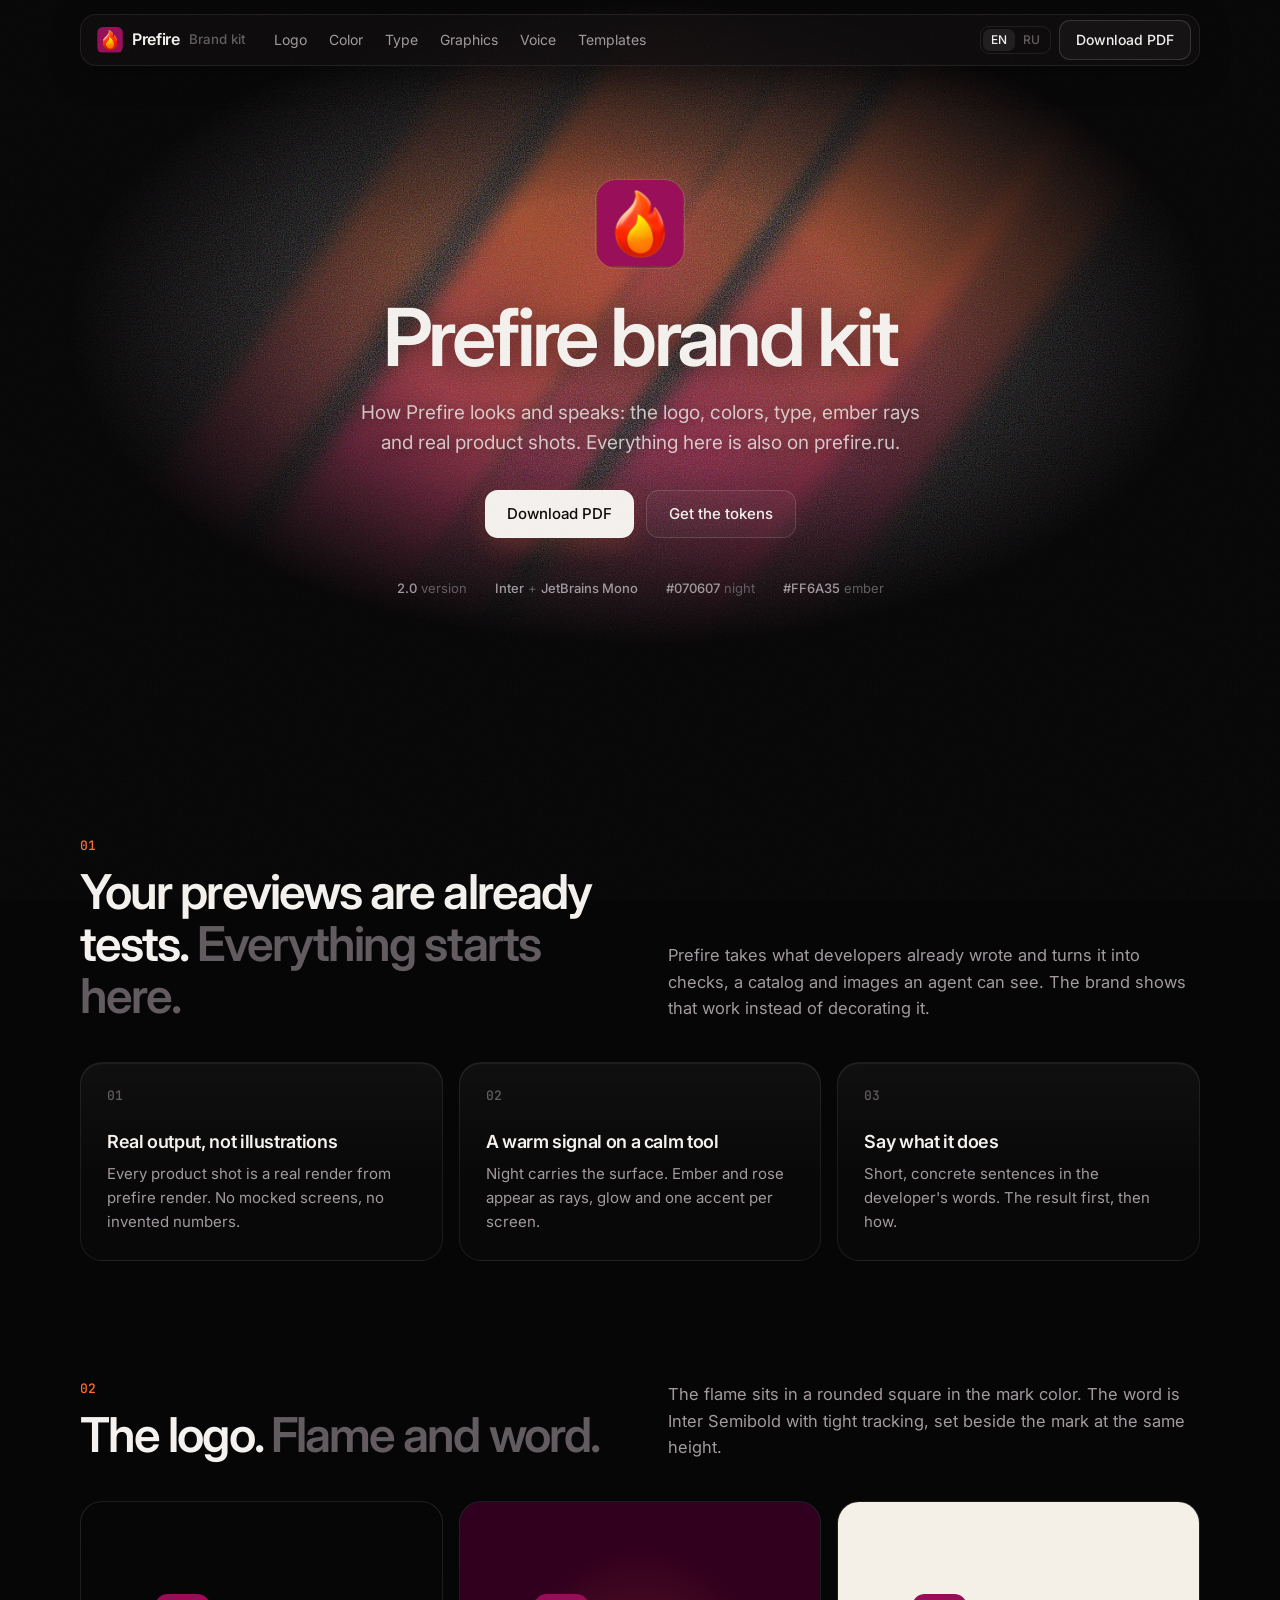
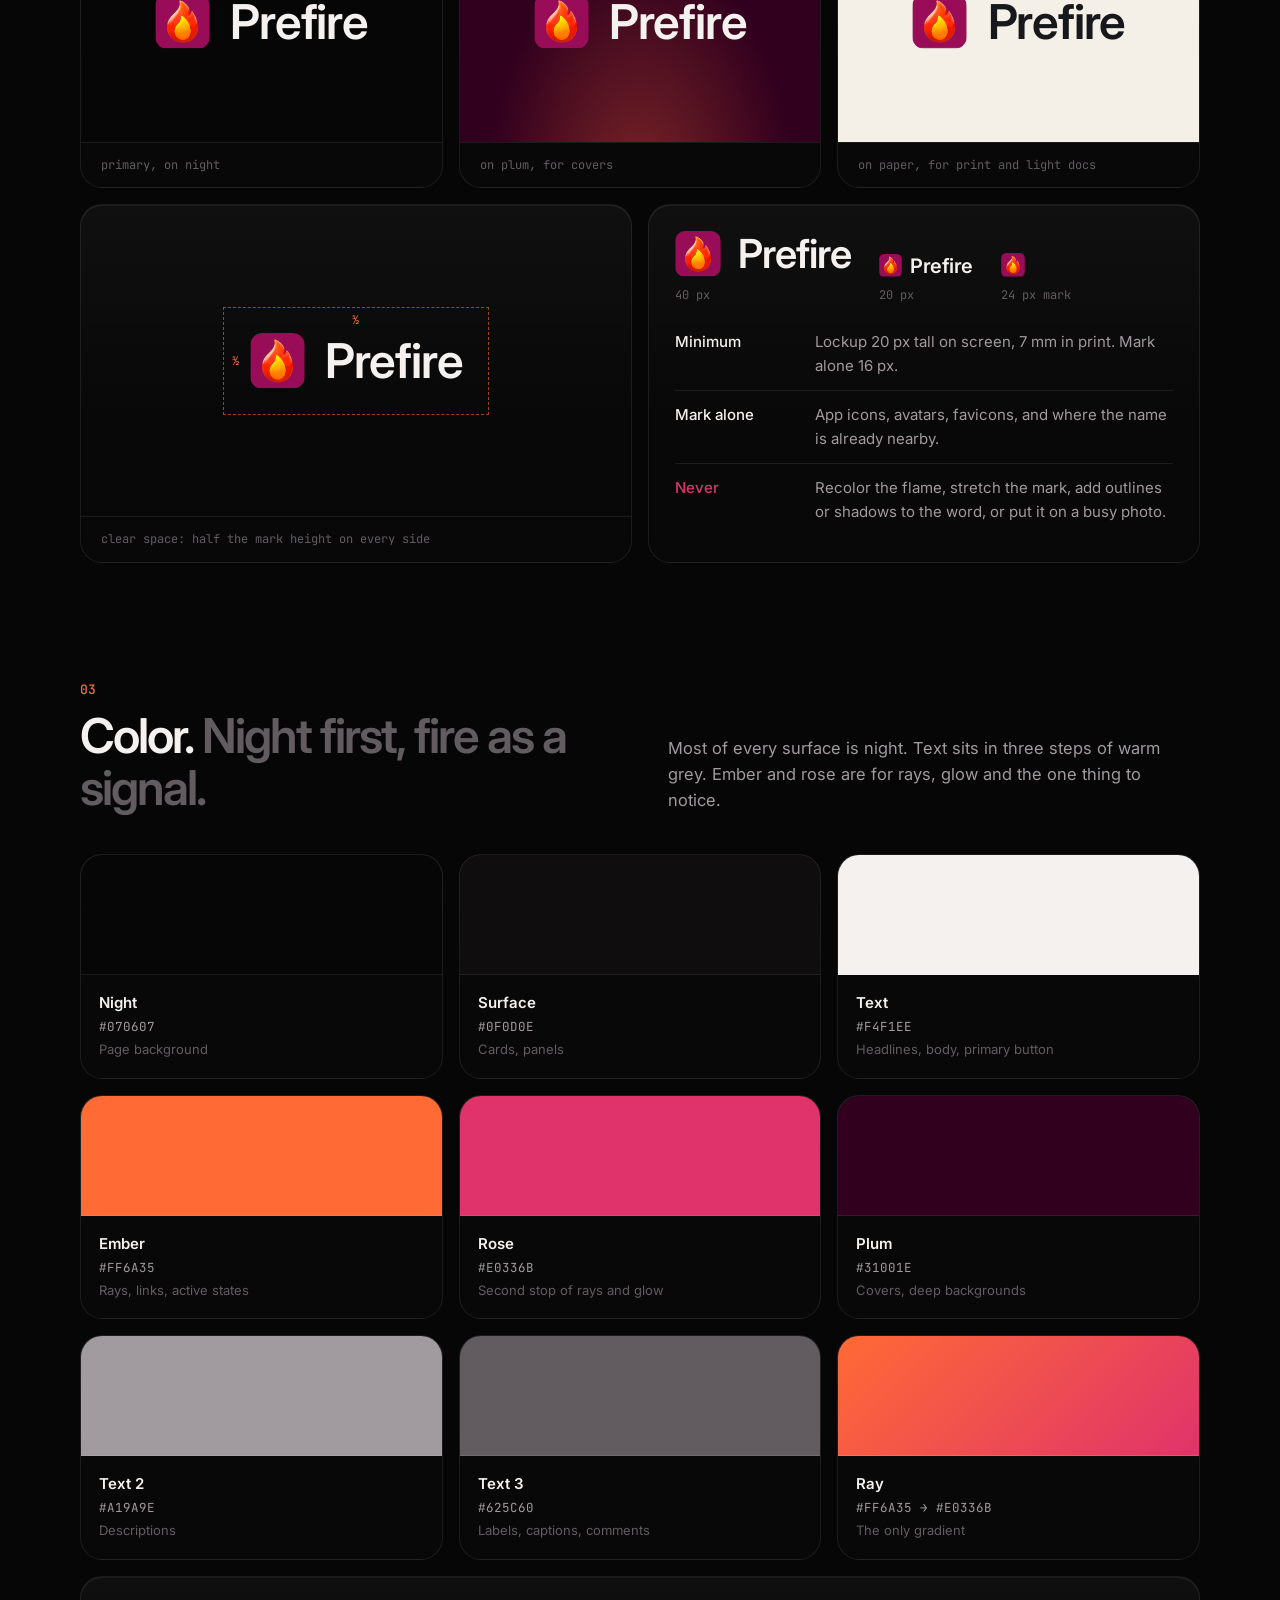
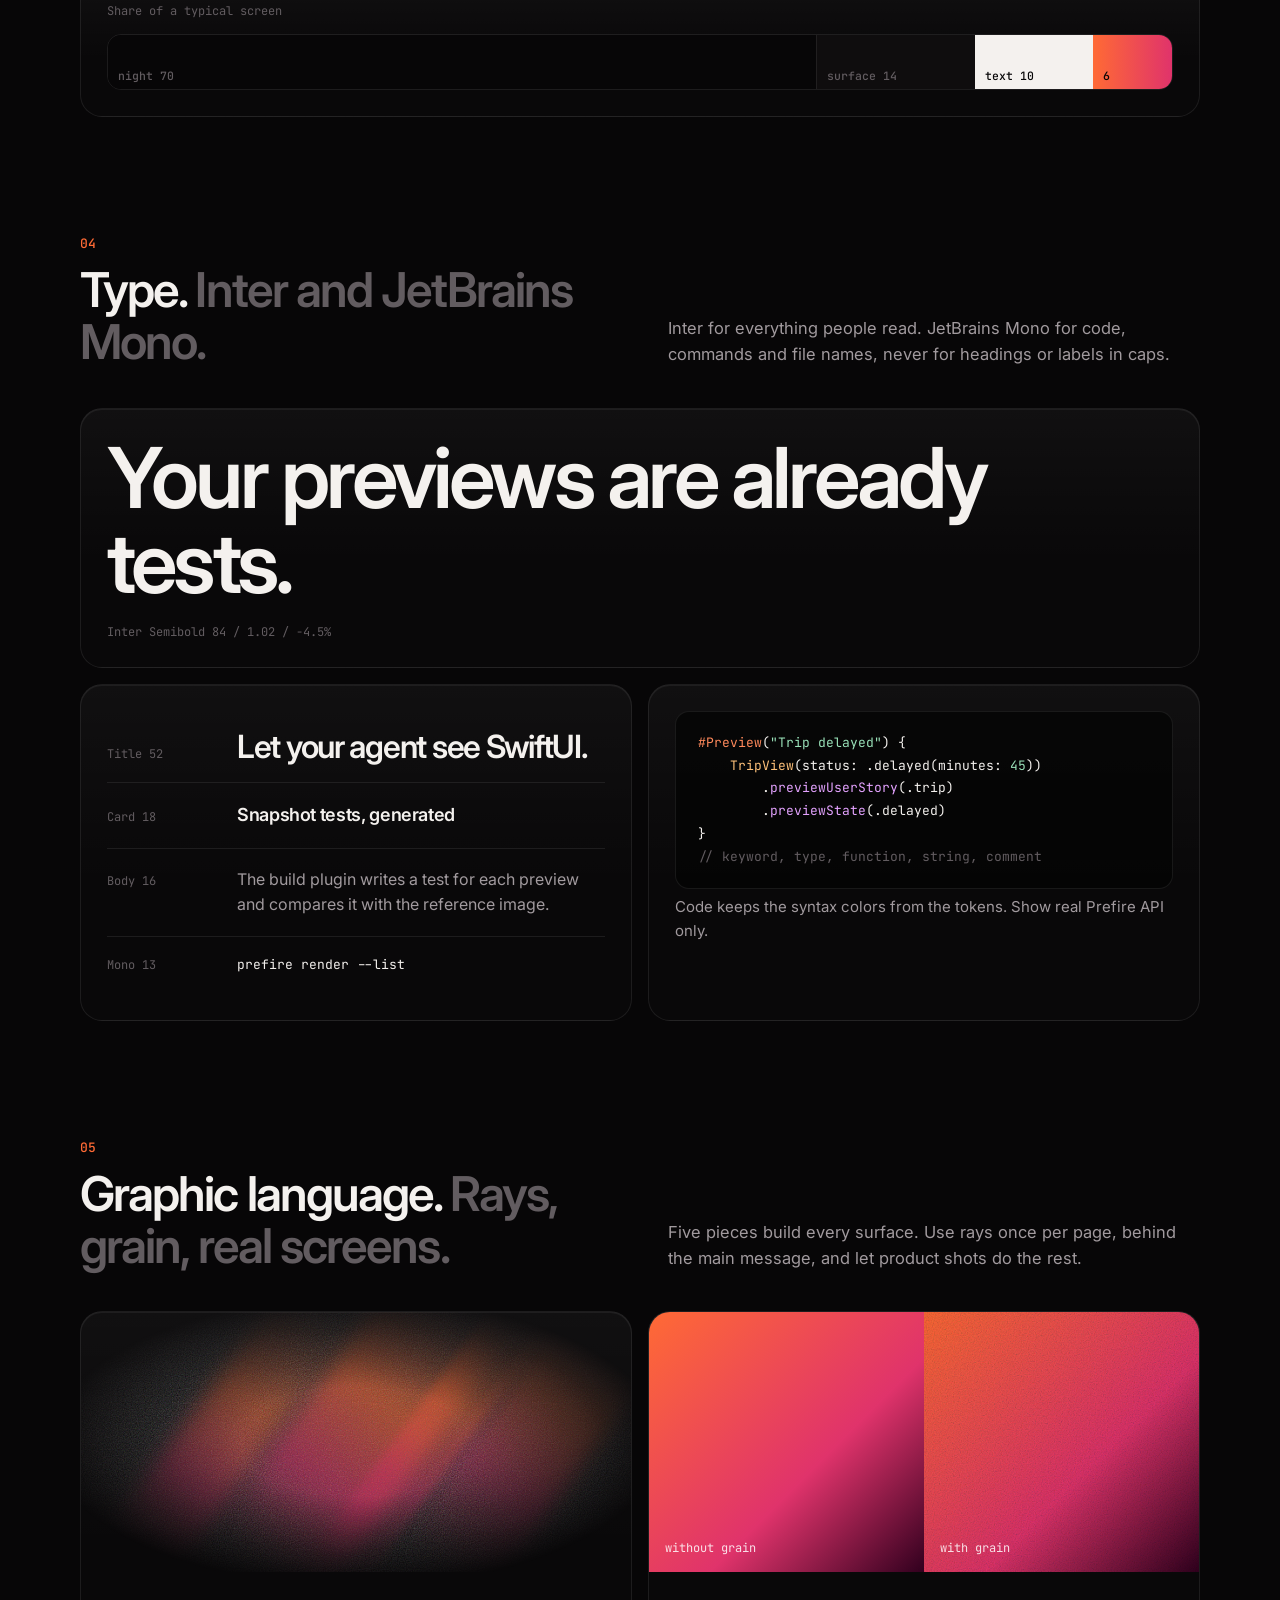
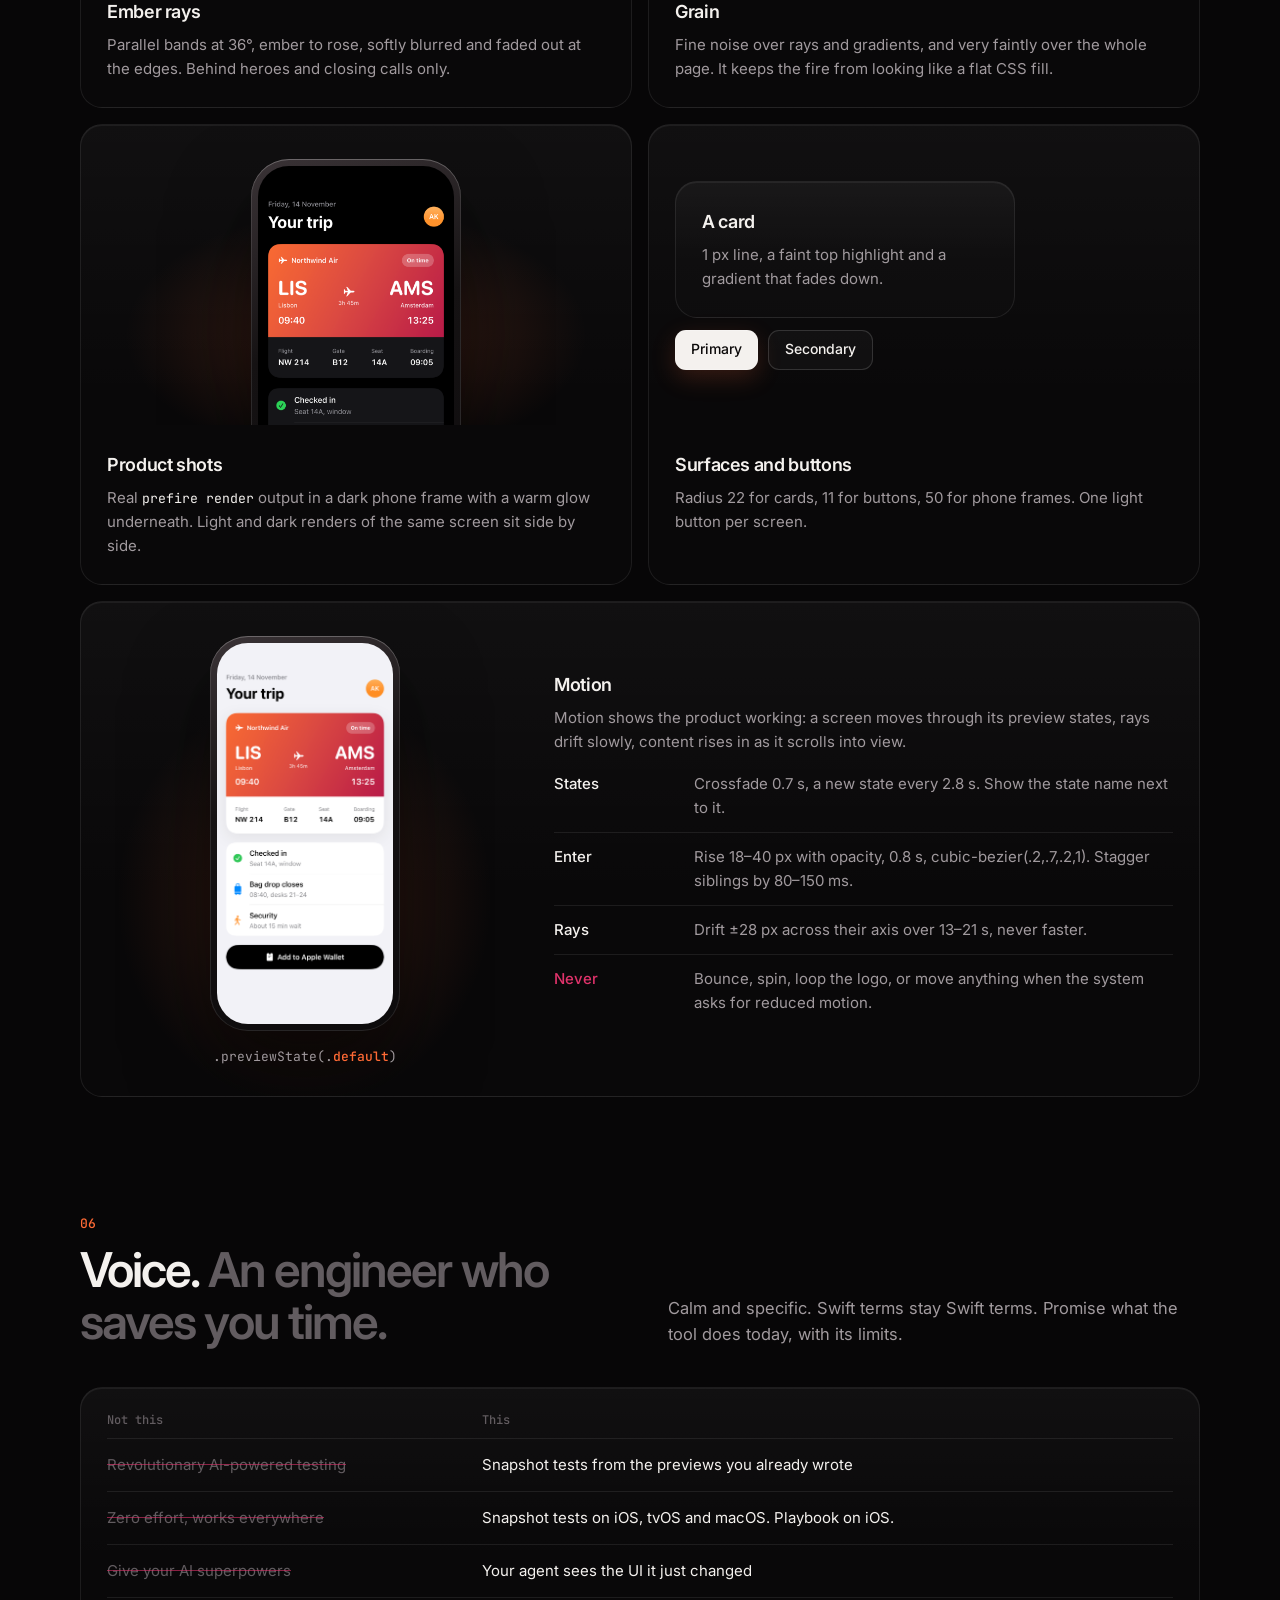
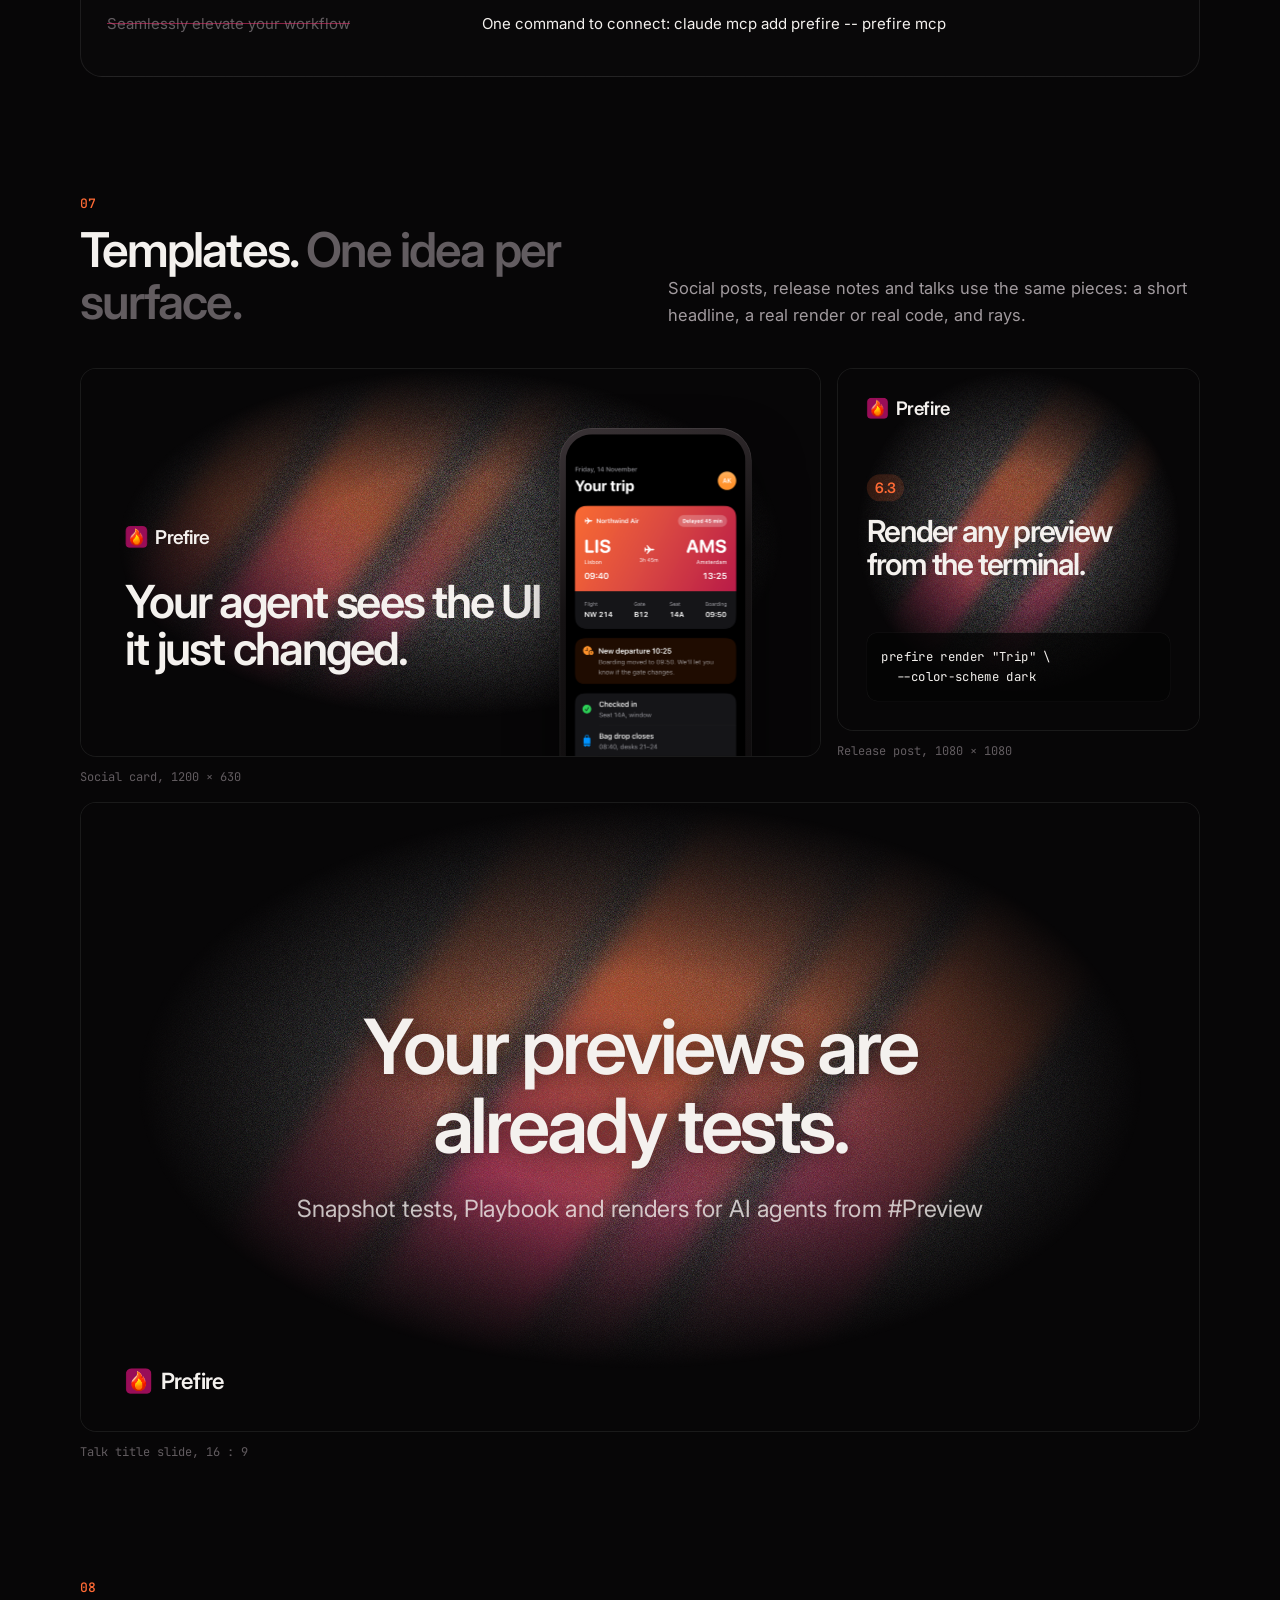
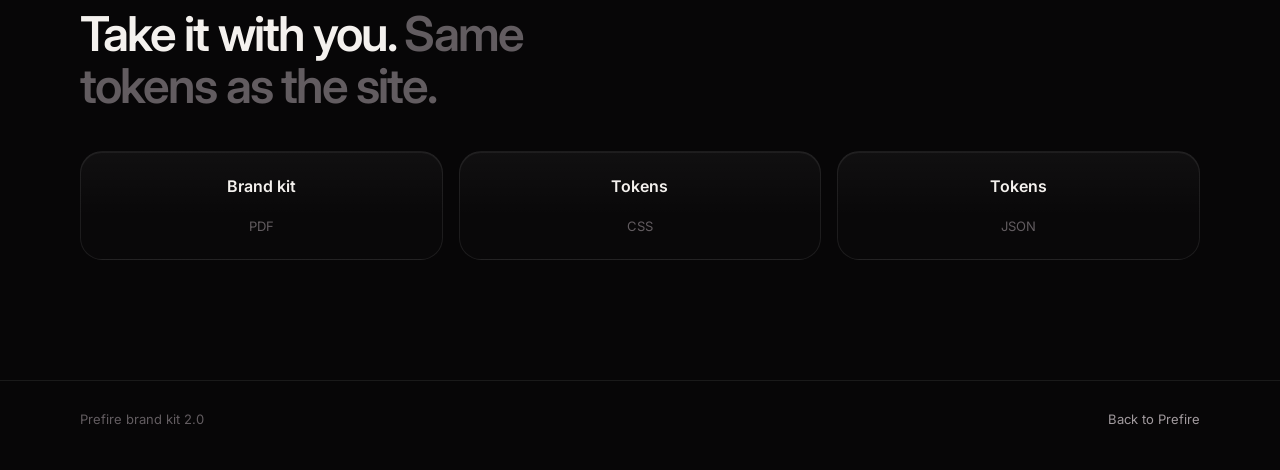
<file: brand/index.html>
<!doctype html>
<html lang="en">
<head>
  <meta charset="utf-8">
  <meta name="viewport" content="width=device-width, initial-scale=1">
  <title>Prefire Brand Kit</title>
  <meta name="description" content="Prefire logo, colors, typography, graphic language, voice and templates, with downloadable tokens.">
  <meta name="theme-color" content="#070607">
  <link rel="canonical" href="https://prefire.ru/brand/">
  <link rel="icon" type="image/png" href="assets/prefire-icon.png">
  <link rel="preconnect" href="https://fonts.googleapis.com">
  <link rel="preconnect" href="https://fonts.gstatic.com" crossorigin>
  <link href="https://fonts.googleapis.com/css2?family=Inter:wght@400;500;600;700&family=JetBrains+Mono:wght@400;500&display=swap" rel="stylesheet">
  <link rel="stylesheet" href="prefire-tokens.css">
  <style>
    :root {
      --bg:var(--prefire-night);
      --line:var(--prefire-line);
      --line-strong:var(--prefire-line-strong);
      --text:var(--prefire-text);
      --text-2:var(--prefire-text-secondary);
      --text-3:var(--prefire-text-tertiary);
      --ember:var(--prefire-ember);
      --rose:var(--prefire-rose);
      --font-sans:var(--prefire-font-sans);
      --font-mono:var(--prefire-font-mono);
      --grain:url("data:image/svg+xml,%3Csvg xmlns='http://www.w3.org/2000/svg' width='180' height='180'%3E%3Cfilter id='n'%3E%3CfeTurbulence type='fractalNoise' baseFrequency='.85' numOctaves='3' stitchTiles='stitch'/%3E%3C/filter%3E%3Crect width='100%25' height='100%25' filter='url(%23n)'/%3E%3C/svg%3E");
      --container:1120px;
    }
    * { box-sizing:border-box; }
    html { scroll-behavior:smooth; overflow-x:clip; color-scheme:dark; }
    body { margin:0; min-width:320px; overflow-x:clip; color:var(--text); background:var(--bg); font:400 16px/1.6 var(--font-sans); -webkit-font-smoothing:antialiased; }
    img { display:block; max-width:100%; height:auto; }
    a { color:inherit; text-decoration:none; }
    button { font:inherit; color:inherit; }
    code,pre { font-family:var(--font-mono); }
    h1,h2,h3,p,pre,figure,dl,dd { margin:0; }
    h1,h2,h3 { font-weight:600; overflow-wrap:break-word; min-width:0; }
    :focus-visible { outline:2px solid var(--ember); outline-offset:3px; }
    ::selection { background:var(--ember); color:var(--bg); }
    .container { width:min(calc(100% - 32px),var(--container)); margin:0 auto; }
    .grain { position:fixed; inset:0; z-index:50; pointer-events:none; background-image:var(--grain); opacity:.035; }

    .site-header { position:fixed; top:14px; left:0; right:0; z-index:40; }
    .header-bar { display:flex; align-items:center; gap:28px; height:52px; padding:0 8px 0 16px; border:1px solid var(--line); border-radius:16px; background:rgba(16,13,15,.72); backdrop-filter:blur(18px) saturate(140%); box-shadow:0 10px 30px rgba(0,0,0,.35); }
    .brand { display:flex; align-items:center; gap:9px; font-weight:600; letter-spacing:-.02em; }
    .brand small { color:var(--text-3); font-weight:500; letter-spacing:0; }
    .mark { flex:0 0 auto; overflow:hidden; border-radius:23%; }
    .mark img { width:100%; height:100%; }
    .main-nav { display:flex; gap:22px; color:var(--text-2); font-size:14px; }
    .main-nav a:hover { color:var(--text); }
    .header-actions { display:flex; align-items:center; gap:8px; margin-left:auto; }
    .language-switch { display:flex; padding:2px; border:1px solid var(--line); border-radius:9px; }
    .language-switch button { border:0; border-radius:7px; padding:5px 8px; color:var(--text-3); background:transparent; font:500 12px/1 var(--font-sans); cursor:pointer; }
    .language-switch button:hover { color:var(--text); }
    .language-switch button.is-active { color:var(--text); background:rgba(255,255,255,.08); }
    .btn { display:inline-flex; align-items:center; justify-content:center; gap:8px; height:40px; padding:0 16px; border-radius:var(--prefire-radius-button); font-size:14px; font-weight:500; white-space:nowrap; transition:background-color .15s ease,border-color .15s ease; }
    .btn-light { color:#0b0909; background:var(--text); box-shadow:0 0 0 1px rgba(255,255,255,.2) inset,0 8px 24px rgba(255,106,53,.18); }
    .btn-light:hover { background:#fff; }
    .btn-ghost { border:1px solid var(--line-strong); background:rgba(255,255,255,.03); }
    .btn-ghost:hover { border-color:rgba(255,255,255,.24); background:rgba(255,255,255,.06); }
    .btn-lg { height:48px; padding:0 22px; border-radius:13px; font-size:15px; }

    .rays { position:absolute; inset:0; overflow:hidden; pointer-events:none; -webkit-mask-image:radial-gradient(ellipse 60% 60% at 50% 45%,#000 30%,transparent 75%); mask-image:radial-gradient(ellipse 60% 60% at 50% 45%,#000 30%,transparent 75%); }
    .rays span { position:absolute; top:-30%; width:var(--w,110px); height:160%; left:var(--x); background:var(--prefire-ray); opacity:var(--o,.55); filter:blur(var(--b,10px)); transform:rotate(36deg); }
    .rays::after { content:""; position:absolute; inset:0; background-image:var(--grain); opacity:.55; mix-blend-mode:multiply; }

    .hero { position:relative; padding:180px 0 120px; text-align:center; isolation:isolate; }
    .hero .rays { z-index:-1; }
    .hero-mark { width:88px; height:88px; margin:0 auto 28px; box-shadow:0 20px 60px rgba(224,51,107,.35),0 0 0 1px rgba(255,255,255,.12); }
    h1 { max-width:13ch; margin:0 auto; font-size:clamp(44px,7vw,80px); line-height:1.02; letter-spacing:-.045em; text-shadow:0 2px 30px rgba(0,0,0,.45); }
    .hero p { max-width:48ch; margin:20px auto 0; color:rgba(244,241,238,.78); font-size:clamp(16px,1.6vw,19px); text-shadow:0 1px 16px rgba(0,0,0,.6); }
    .hero-actions { display:flex; flex-wrap:wrap; justify-content:center; gap:12px; margin-top:32px; }
    .meta { display:flex; flex-wrap:wrap; justify-content:center; gap:8px 28px; margin-top:40px; color:var(--text-3); font-size:13px; }
    .meta b { color:var(--text-2); font-weight:500; }

    .section { padding:120px 0 0; }
    .section-head { display:grid; grid-template-columns:minmax(0,1fr) minmax(0,1fr); gap:20px 56px; align-items:end; margin-bottom:40px; }
    .index { display:block; margin-bottom:14px; color:var(--ember); font:500 13px/1 var(--font-mono); }
    h2 { font-size:clamp(30px,4vw,48px); line-height:1.08; letter-spacing:-.04em; }
    h2 .dim { color:var(--text-3); }
    .section-head p { color:var(--text-2); font-size:16.5px; max-width:52ch; }
    .grid { display:grid; grid-template-columns:repeat(6,minmax(0,1fr)); gap:16px; }
    .span-2 { grid-column:span 2; } .span-3 { grid-column:span 3; } .span-4 { grid-column:span 4; } .span-6 { grid-column:span 6; }
    .card { position:relative; display:flex; flex-direction:column; min-width:0; overflow:hidden; border:1px solid var(--line); border-radius:var(--prefire-radius-card); background:linear-gradient(180deg,rgba(255,255,255,.045),rgba(255,255,255,.012) 60%); box-shadow:0 1px 0 rgba(255,255,255,.06) inset; }
    .card-pad { padding:26px; }
    .card h3 { font-size:18px; letter-spacing:-.02em; }
    .card p { margin-top:6px; color:var(--text-2); font-size:15px; }
    .card p code { color:var(--text); font-size:.88em; }
    .label { color:var(--text-3); font:400 12px/1.4 var(--font-mono); }
    .num { display:block; margin-bottom:26px; color:var(--text-3); font:500 13px/1 var(--font-mono); }

    /* logo */
    .lockup { display:inline-flex; align-items:center; gap:.42em; font-weight:600; letter-spacing:-.025em; line-height:1; }
    .lockup .mark { width:1.15em; height:1.15em; }
    .logo-stage { flex:1; display:flex; align-items:center; justify-content:center; min-height:240px; padding:40px 24px; }
    .on-night { background:var(--prefire-night); }
    .on-plum { background:radial-gradient(ellipse at 50% 120%,rgba(255,106,53,.35),transparent 60%),var(--prefire-plum); }
    .on-paper { background:var(--prefire-paper); color:#17181c; }
    .logo-stage .lockup { font-size:clamp(34px,4vw,48px); }
    .logo-caption { display:flex; justify-content:space-between; gap:12px; padding:14px 20px; border-top:1px solid var(--line); }
    .on-paper + .logo-caption { border-top-color:var(--line); }
    .clearspace { position:relative; display:inline-flex; padding:.58em; border:1px dashed rgba(255,106,53,.6); font-size:44px; }
    .clearspace::before,.clearspace::after { content:"½"; position:absolute; color:var(--ember); font:500 12px/1 var(--font-mono); }
    .clearspace::before { top:6px; left:50%; transform:translateX(-50%); }
    .clearspace::after { left:8px; top:50%; transform:translateY(-50%); }
    .sizes { display:flex; align-items:flex-end; gap:28px; flex-wrap:wrap; }
    .sizes figure { display:grid; gap:10px; justify-items:start; }
    .rules { display:grid; gap:0; margin:0; padding:0; list-style:none; }
    .rules li { display:grid; grid-template-columns:128px minmax(0,1fr); gap:12px; padding:12px 0; border-top:1px solid var(--line); color:var(--text-2); font-size:15px; }
    .rules li:first-child { border-top:0; padding-top:0; }
    .rules b { color:var(--text); font-weight:500; }
    .rules .no { color:var(--rose); }

    /* color */
    .swatch { display:flex; flex-direction:column; min-height:220px; }
    .swatch-chip { flex:1; min-height:120px; border-bottom:1px solid var(--line); }
    .swatch-info { display:grid; gap:2px; padding:16px 18px 18px; }
    .swatch-info b { font-size:15px; font-weight:600; }
    .swatch-info code { color:var(--text-2); font-size:12.5px; }
    .swatch-info span { color:var(--text-3); font-size:13px; }
    .ratio { display:flex; height:56px; overflow:hidden; border:1px solid var(--line); border-radius:14px; }
    .ratio div { display:flex; align-items:flex-end; padding:8px 10px; font:500 11.5px/1 var(--font-mono); }

    /* type */
    .type-display { font-size:clamp(48px,7vw,84px); line-height:1.02; letter-spacing:-.045em; font-weight:600; }
    .type-row { display:grid; grid-template-columns:110px minmax(0,1fr); gap:20px; align-items:baseline; padding:18px 0; border-top:1px solid var(--line); }
    .type-row:first-child { border-top:0; }
    .code { padding:20px 22px; border:1px solid var(--line); border-radius:14px; background:var(--prefire-inset); overflow:auto; font-size:13px; line-height:1.75; }
    .kw { color:var(--prefire-code-keyword); } .ty { color:var(--prefire-code-type); } .fn { color:var(--prefire-code-function); } .st { color:var(--prefire-code-string); } .cm { color:var(--prefire-code-comment); }

    /* graphic */
    .demo { position:relative; min-height:260px; overflow:hidden; isolation:isolate; }
    .demo .rays { z-index:-1; -webkit-mask-image:radial-gradient(ellipse 70% 70% at 50% 50%,#000 30%,transparent 80%); mask-image:radial-gradient(ellipse 70% 70% at 50% 50%,#000 30%,transparent 80%); }
    .grain-demo { display:grid; grid-template-columns:1fr 1fr; min-height:260px; }
    .grain-demo div { display:flex; align-items:flex-end; padding:16px; background:linear-gradient(135deg,var(--ember),var(--rose) 60%,var(--prefire-plum)); }
    .grain-demo div:last-child { position:relative; }
    .grain-demo div:last-child::after { content:""; position:absolute; inset:0; background-image:var(--grain); opacity:.6; mix-blend-mode:multiply; }
    .grain-demo .label { position:relative; z-index:1; color:rgba(255,255,255,.85); }
    .phone { width:210px; padding:7px; border-radius:38px; background:linear-gradient(160deg,#3a3336,#151213 40%,#0d0b0c); box-shadow:0 0 0 1px rgba(255,255,255,.1) inset,0 1px 0 rgba(255,255,255,.18) inset,0 40px 80px rgba(0,0,0,.6); }
    .phone img { border-radius:31px; }
    .phone-demo { display:flex; justify-content:center; align-items:flex-start; height:300px; padding-top:34px; overflow:hidden; background:radial-gradient(ellipse 60% 60% at 50% 70%,rgba(255,106,53,.22),transparent 70%); }
    .surface-demo { display:grid; gap:12px; padding:26px; }
    .surface-demo .btn { justify-self:start; }

    /* voice */
    .voice { width:100%; border-collapse:collapse; font-size:15px; }
    .voice th { padding:0 0 12px; color:var(--text-3); font:500 12px/1 var(--font-mono); text-align:left; }
    .voice td { padding:14px 20px 14px 0; border-top:1px solid var(--line); vertical-align:top; }
    .voice td:first-child { color:var(--text-3); text-decoration:line-through; text-decoration-color:rgba(224,51,107,.6); }
    .voice td:last-child { color:var(--text); }

    /* templates */
    .tpl-frame { position:relative; overflow:hidden; border:1px solid var(--line); border-radius:16px; background:var(--prefire-night); }
    .tpl-frame.r-social { aspect-ratio:1200/630; } .tpl-frame.r-square { aspect-ratio:1/1; } .tpl-frame.r-slide { aspect-ratio:16/9; }
    .tpl { position:absolute; top:0; left:0; overflow:hidden; isolation:isolate; transform-origin:0 0; transform:scale(var(--s,.3)); background:var(--prefire-night); }
    .tpl .rays { z-index:-1; }
    .tpl .rays span { filter:blur(var(--b,18px)); }
    .tpl-social { width:1200px; height:630px; display:grid; grid-template-columns:1.25fr .75fr; align-items:center; padding:0 0 0 72px; }
    .tpl-social h3 { font-size:74px; line-height:1.04; letter-spacing:-.045em; }
    .tpl-social .lockup { font-size:31px; margin-bottom:48px; }
    .tpl-social .tpl-phone { align-self:start; margin-top:96px; width:312px; padding:10px; border-radius:53px; background:linear-gradient(160deg,#3a3336,#151213 40%,#0d0b0c); box-shadow:0 0 0 1px rgba(255,255,255,.1) inset,0 40px 80px rgba(0,0,0,.6); }
    .tpl-social .tpl-phone img { border-radius:43px; }
    .tpl-release { width:1080px; height:1080px; display:flex; flex-direction:column; justify-content:space-between; padding:86px; }
    .tpl-release .lockup { font-size:56px; }
    .tpl-release b { display:inline-block; padding:6px 26px; border-radius:999px; background:rgba(255,106,53,.16); color:var(--ember); font-size:43px; font-weight:600; }
    .tpl-release h3 { margin-top:43px; font-size:91px; line-height:1.05; letter-spacing:-.045em; }
    .tpl-release pre { padding:43px; border:1px solid var(--line); border-radius:32px; background:var(--prefire-inset); font-size:37px; line-height:1.6; }
    .tpl-slide { width:1600px; height:900px; display:flex; flex-direction:column; justify-content:center; align-items:center; text-align:center; padding:96px; }
    .tpl-slide h3 { font-size:109px; line-height:1.04; letter-spacing:-.045em; max-width:14ch; text-shadow:0 2px 30px rgba(0,0,0,.45); }
    .tpl-slide p { margin-top:35px; color:rgba(244,241,238,.78); font-size:34px; }
    .tpl-slide .lockup { position:absolute; left:64px; bottom:54px; font-size:32px; }
    .tpl-caption { display:flex; justify-content:space-between; gap:12px; margin-top:12px; }

    .downloads { display:grid; grid-template-columns:repeat(3,minmax(0,1fr)); gap:16px; }
    .download { display:flex; justify-content:space-between; align-items:center; gap:16px; padding:22px 24px; }
    .download:hover { border-color:var(--line-strong); }
    .download b { font-weight:600; }
    .download span { color:var(--text-3); font-size:13px; }

    .footer { margin-top:120px; padding:28px 0 40px; border-top:1px solid var(--line); color:var(--text-3); font-size:13px; }
    .footer-inner { display:flex; flex-wrap:wrap; justify-content:space-between; gap:14px 28px; }
    .footer a { color:var(--text-2); }
    .footer a:hover { color:var(--text); }

    @media (max-width:980px) {
      .main-nav { display:none; }
      .span-2,.span-3,.span-4 { grid-column:span 6; }
      .section-head { grid-template-columns:minmax(0,1fr); }
      .downloads { grid-template-columns:minmax(0,1fr); }
    }
    @media (max-width:600px) {
      .site-header { top:8px; }
      .header-bar { gap:12px; padding:0 6px 0 12px; }
      .brand small,.header-actions .btn { display:none; }
      .hero { padding:130px 0 80px; }
      .section { padding-top:90px; }
      .type-row,.rules li { grid-template-columns:minmax(0,1fr); gap:6px; }
      .card-pad { padding:20px; }
      .hero-actions .btn { flex:1 1 auto; }
    }

    .motion-card { display:grid; grid-template-columns:minmax(0,.8fr) minmax(0,1.2fr); align-items:center; }
    .motion-demo { display:grid; justify-items:center; gap:16px; padding:34px 20px 28px; background:radial-gradient(ellipse 60% 60% at 50% 60%,rgba(255,106,53,.2),transparent 70%); }
    .motion-demo .phone { width:190px; }
    .cycle { position:relative; }
    .cycle img { transition:opacity .7s ease; }
    .cycle img:not(:first-child) { position:absolute; inset:0; }
    .cycle img:not(.is-active) { opacity:0; }
    .state-code { color:var(--text-2); font-size:13px; }
    .state-code b { color:var(--ember); font-weight:500; }
    @media (max-width:980px) { .motion-card { grid-template-columns:minmax(0,1fr); } }
    @media (prefers-reduced-motion:no-preference) {
      .rays span { animation:ray-drift var(--d,17s) ease-in-out infinite alternate; }
      .rays span:nth-child(2n) { --d:21s; animation-direction:alternate-reverse; }
      .rays span:nth-child(3n) { --d:13s; }
      @keyframes ray-drift { from { transform:rotate(36deg) translateX(-28px); } to { transform:rotate(36deg) translateX(28px); } }
      .hero .container>* { animation:rise .9s cubic-bezier(.2,.7,.2,1) both; }
      .hero .container>:nth-child(2) { animation-delay:.08s; } .hero .container>:nth-child(3) { animation-delay:.16s; } .hero .container>:nth-child(4) { animation-delay:.24s; } .hero .container>:nth-child(5) { animation-delay:.32s; }
      @keyframes rise { from { opacity:0; transform:translateY(18px); } }
      html.js .reveal { opacity:0; transform:translateY(28px); transition:opacity .8s cubic-bezier(.2,.7,.2,1),transform .8s cubic-bezier(.2,.7,.2,1); transition-delay:var(--delay,0s); }
      html.js .reveal.in { opacity:1; transform:none; }
    }
    @media (prefers-reduced-motion:reduce) { html { scroll-behavior:auto; } .btn { transition:none; } }

    body.only .site-header,body.only .footer,body.only main>section:not(.is-only) { display:none; }
    body.only main>section.is-only { padding:72px 0; }
    body.only .hero.is-only { padding:150px 0 130px; }
    body.only .hero-actions { display:none; }
    body.only .reveal,body.only .hero .container>* { opacity:1!important; transform:none!important; animation:none!important; }
  </style>
</head>
<body>
  <div class="grain" aria-hidden="true"></div>
  <header class="site-header">
    <div class="container header-bar">
      <a class="brand" href="/" aria-label="Prefire home"><span class="mark" style="width:26px;height:26px" aria-hidden="true"><img src="assets/prefire-icon.png" alt=""></span>Prefire <small data-i18n="brand_label">Brand kit</small></a>
      <nav class="main-nav" aria-label="Sections">
        <a href="#logo" data-i18n="nav_logo">Logo</a>
        <a href="#color" data-i18n="nav_color">Color</a>
        <a href="#type" data-i18n="nav_type">Type</a>
        <a href="#graphics" data-i18n="nav_graphics">Graphics</a>
        <a href="#voice" data-i18n="nav_voice">Voice</a>
        <a href="#templates" data-i18n="nav_templates">Templates</a>
      </nav>
      <div class="header-actions">
        <div class="language-switch" role="group" aria-label="Language">
          <button type="button" data-language-button="en">EN</button>
          <button type="button" data-language-button="ru">RU</button>
        </div>
        <a class="btn btn-ghost" href="prefire-brand-kit.pdf" download><span data-i18n="download_pdf">Download PDF</span></a>
      </div>
    </div>
  </header>

  <main>
    <section class="hero">
      <div class="rays" aria-hidden="true">
        <span style="--x:20%;--w:90px;--o:.35"></span>
        <span style="--x:32%;--w:150px;--o:.6"></span>
        <span style="--x:46%;--w:70px;--o:.45;--b:6px"></span>
        <span style="--x:56%;--w:170px;--o:.55"></span>
        <span style="--x:70%;--w:100px;--o:.4"></span>
      </div>
      <div class="container">
        <div class="mark hero-mark"><img src="assets/prefire-icon.png" width="177" height="177" alt="Prefire mark"></div>
        <h1 data-i18n="hero_title">Prefire brand kit</h1>
        <p data-i18n="hero_body">How Prefire looks and speaks: the logo, colors, type, ember rays and real product shots. Everything here is also on prefire.ru.</p>
        <div class="hero-actions">
          <a class="btn btn-light btn-lg" href="prefire-brand-kit.pdf" download data-i18n="download_pdf">Download PDF</a>
          <a class="btn btn-ghost btn-lg" href="prefire-tokens.css" download data-i18n="download_tokens">Get the tokens</a>
        </div>
        <div class="meta"><span><b>2.0</b> <span data-i18n="meta_version">version</span></span><span><b>Inter</b> + <b>JetBrains Mono</b></span><span><b>#070607</b> <span data-i18n="meta_night">night</span></span><span><b>#FF6A35</b> ember</span></div>
      </div>
    </section>

    <section class="section container" id="essence">
      <div class="section-head reveal">
        <div><span class="index">01</span><h2 data-i18n-html="essence_title">Your previews are already tests. <span class="dim">Everything starts here.</span></h2></div>
        <p data-i18n="essence_body">Prefire takes what developers already wrote and turns it into checks, a catalog and images an agent can see. The brand shows that work instead of decorating it.</p>
      </div>
      <div class="grid">
        <div class="reveal card card-pad span-2"><span class="num">01</span><h3 data-i18n="p1_title">Real output, not illustrations</h3><p data-i18n="p1_body">Every product shot is a real render from prefire render. No mocked screens, no invented numbers.</p></div>
        <div class="reveal card card-pad span-2"><span class="num">02</span><h3 data-i18n="p2_title">A warm signal on a calm tool</h3><p data-i18n="p2_body">Night carries the surface. Ember and rose appear as rays, glow and one accent per screen.</p></div>
        <div class="reveal card card-pad span-2"><span class="num">03</span><h3 data-i18n="p3_title">Say what it does</h3><p data-i18n="p3_body">Short, concrete sentences in the developer's words. The result first, then how.</p></div>
      </div>
    </section>

    <section class="section container" id="logo">
      <div class="section-head reveal">
        <div><span class="index">02</span><h2 data-i18n-html="logo_title">The logo. <span class="dim">Flame and word.</span></h2></div>
        <p data-i18n="logo_body">The flame sits in a rounded square in the mark color. The word is Inter Semibold with tight tracking, set beside the mark at the same height.</p>
      </div>
      <div class="grid">
        <figure class="reveal card span-2"><div class="logo-stage on-night"><span class="lockup"><span class="mark"><img src="assets/prefire-icon.png" alt=""></span>Prefire</span></div><figcaption class="logo-caption"><span class="label" data-i18n="logo_primary">primary, on night</span></figcaption></figure>
        <figure class="reveal card span-2"><div class="logo-stage on-plum"><span class="lockup"><span class="mark"><img src="assets/prefire-icon.png" alt=""></span>Prefire</span></div><figcaption class="logo-caption"><span class="label" data-i18n="logo_plum">on plum, for covers</span></figcaption></figure>
        <figure class="reveal card span-2"><div class="logo-stage on-paper"><span class="lockup"><span class="mark"><img src="assets/prefire-icon.png" alt=""></span>Prefire</span></div><figcaption class="logo-caption"><span class="label" data-i18n="logo_paper">on paper, for print and light docs</span></figcaption></figure>
        <div class="reveal card span-3"><div class="logo-stage" style="min-height:260px"><span class="clearspace"><span class="lockup"><span class="mark"><img src="assets/prefire-icon.png" alt=""></span>Prefire</span></span></div><div class="logo-caption"><span class="label" data-i18n="logo_space">clear space: half the mark height on every side</span></div></div>
        <div class="reveal card card-pad span-3">
          <div class="sizes" style="margin-bottom:26px">
            <figure><span class="lockup" style="font-size:40px"><span class="mark"><img src="assets/prefire-icon.png" alt=""></span>Prefire</span><span class="label">40 px</span></figure>
            <figure><span class="lockup" style="font-size:20px"><span class="mark"><img src="assets/prefire-icon.png" alt=""></span>Prefire</span><span class="label">20 px</span></figure>
            <figure><span class="mark" style="width:24px;height:24px"><img src="assets/prefire-icon.png" alt=""></span><span class="label" data-i18n="logo_min">24 px mark</span></figure>
          </div>
          <ul class="rules">
            <li><b data-i18n="r_min">Minimum</b><span data-i18n="r_min_v">Lockup 20 px tall on screen, 7 mm in print. Mark alone 16 px.</span></li>
            <li><b data-i18n="r_mark">Mark alone</b><span data-i18n="r_mark_v">App icons, avatars, favicons, and where the name is already nearby.</span></li>
            <li><b class="no" data-i18n="r_no">Never</b><span data-i18n="r_no_v">Recolor the flame, stretch the mark, add outlines or shadows to the word, or put it on a busy photo.</span></li>
          </ul>
        </div>
      </div>
    </section>

    <section class="section container" id="color">
      <div class="section-head reveal">
        <div><span class="index">03</span><h2 data-i18n-html="color_title">Color. <span class="dim">Night first, fire as a signal.</span></h2></div>
        <p data-i18n="color_body">Most of every surface is night. Text sits in three steps of warm grey. Ember and rose are for rays, glow and the one thing to notice.</p>
      </div>
      <div class="grid">
        <div class="reveal card swatch span-2"><div class="swatch-chip" style="background:#070607"></div><div class="swatch-info"><b>Night</b><code>#070607</code><span data-i18n="c_night">Page background</span></div></div>
        <div class="reveal card swatch span-2"><div class="swatch-chip" style="background:#0F0D0E"></div><div class="swatch-info"><b>Surface</b><code>#0F0D0E</code><span data-i18n="c_surface">Cards, panels</span></div></div>
        <div class="reveal card swatch span-2"><div class="swatch-chip" style="background:#F4F1EE"></div><div class="swatch-info"><b>Text</b><code>#F4F1EE</code><span data-i18n="c_text">Headlines, body, primary button</span></div></div>
        <div class="reveal card swatch span-2"><div class="swatch-chip" style="background:#FF6A35"></div><div class="swatch-info"><b>Ember</b><code>#FF6A35</code><span data-i18n="c_ember">Rays, links, active states</span></div></div>
        <div class="reveal card swatch span-2"><div class="swatch-chip" style="background:#E0336B"></div><div class="swatch-info"><b>Rose</b><code>#E0336B</code><span data-i18n="c_rose">Second stop of rays and glow</span></div></div>
        <div class="reveal card swatch span-2"><div class="swatch-chip" style="background:#31001E"></div><div class="swatch-info"><b>Plum</b><code>#31001E</code><span data-i18n="c_plum">Covers, deep backgrounds</span></div></div>
        <div class="reveal card swatch span-2"><div class="swatch-chip" style="background:#A19A9E"></div><div class="swatch-info"><b>Text 2</b><code>#A19A9E</code><span data-i18n="c_text2">Descriptions</span></div></div>
        <div class="reveal card swatch span-2"><div class="swatch-chip" style="background:#625C60"></div><div class="swatch-info"><b>Text 3</b><code>#625C60</code><span data-i18n="c_text3">Labels, captions, comments</span></div></div>
        <div class="reveal card swatch span-2"><div class="swatch-chip" style="background:linear-gradient(135deg,#FF6A35,#E0336B)"></div><div class="swatch-info"><b data-i18n="c_ray_name">Ray</b><code>#FF6A35 → #E0336B</code><span data-i18n="c_ray">The only gradient</span></div></div>
        <div class="reveal card card-pad span-6">
          <span class="label" data-i18n="c_ratio">Share of a typical screen</span>
          <div class="ratio" style="margin-top:14px">
            <div style="flex:70;background:#070607;color:#625C60">night 70</div>
            <div style="flex:14;background:#0F0D0E;color:#625C60;border-left:1px solid rgba(255,255,255,.08)">surface 14</div>
            <div style="flex:10;background:#F4F1EE;color:#070607">text 10</div>
            <div style="flex:6;background:linear-gradient(90deg,#FF6A35,#E0336B);color:#070607">6</div>
          </div>
        </div>
      </div>
    </section>

    <section class="section container" id="type">
      <div class="section-head reveal">
        <div><span class="index">04</span><h2 data-i18n-html="type_title">Type. <span class="dim">Inter and JetBrains Mono.</span></h2></div>
        <p data-i18n="type_body">Inter for everything people read. JetBrains Mono for code, commands and file names, never for headings or labels in caps.</p>
      </div>
      <div class="grid">
        <div class="reveal card card-pad span-6"><div class="type-display" data-i18n="type_sample">Your previews are already tests.</div><span class="label" style="display:block;margin-top:18px">Inter Semibold 84 / 1.02 / −4.5%</span></div>
        <div class="reveal card card-pad span-3">
          <div class="type-row"><span class="label">Title 52</span><span style="font-size:32px;font-weight:600;letter-spacing:-.04em;line-height:1.1" data-i18n="type_title_s">Let your agent see SwiftUI.</span></div>
          <div class="type-row"><span class="label">Card 18</span><span style="font-size:18px;font-weight:600;letter-spacing:-.02em" data-i18n="type_card_s">Snapshot tests, generated</span></div>
          <div class="type-row"><span class="label">Body 16</span><span style="color:var(--text-2)" data-i18n="type_body_s">The build plugin writes a test for each preview and compares it with the reference image.</span></div>
          <div class="type-row"><span class="label">Mono 13</span><code style="font-size:13px">prefire render --list</code></div>
        </div>
        <div class="reveal card card-pad span-3">
<pre class="code"><span class="kw">#Preview</span>(<span class="st">"Trip delayed"</span>) {
    <span class="ty">TripView</span>(status: .delayed(minutes: <span class="st">45</span>))
        .<span class="fn">previewUserStory</span>(.trip)
        .<span class="fn">previewState</span>(.delayed)
}
<span class="cm">// keyword, type, function, string, comment</span></pre>
          <p data-i18n="type_code">Code keeps the syntax colors from the tokens. Show real Prefire API only.</p>
        </div>
      </div>
    </section>

    <section class="section container" id="graphics">
      <div class="section-head reveal">
        <div><span class="index">05</span><h2 data-i18n-html="graphics_title">Graphic language. <span class="dim">Rays, grain, real screens.</span></h2></div>
        <p data-i18n="graphics_body">Five pieces build every surface. Use rays once per page, behind the main message, and let product shots do the rest.</p>
      </div>
      <div class="grid">
        <div class="reveal card span-3">
          <div class="demo">
            <div class="rays" aria-hidden="true"><span style="--x:18%;--w:80px;--o:.5"></span><span style="--x:38%;--w:130px;--o:.6"></span><span style="--x:58%;--w:60px;--o:.45;--b:5px"></span><span style="--x:72%;--w:110px;--o:.45"></span></div>
          </div>
          <div class="card-pad"><h3 data-i18n="g_rays_title">Ember rays</h3><p data-i18n="g_rays_body">Parallel bands at 36°, ember to rose, softly blurred and faded out at the edges. Behind heroes and closing calls only.</p></div>
        </div>
        <div class="reveal card span-3">
          <div class="grain-demo"><div><span class="label" data-i18n="g_without">without grain</span></div><div><span class="label" data-i18n="g_with">with grain</span></div></div>
          <div class="card-pad"><h3 data-i18n="g_grain_title">Grain</h3><p data-i18n="g_grain_body">Fine noise over rays and gradients, and very faintly over the whole page. It keeps the fire from looking like a flat CSS fill.</p></div>
        </div>
        <div class="reveal card span-3">
          <div class="phone-demo"><div class="phone"><img src="../assets/trip-dark.png" width="720" height="1558" alt="Trip screen rendered by Prefire" loading="lazy"></div></div>
          <div class="card-pad"><h3 data-i18n="g_phone_title">Product shots</h3><p data-i18n-html="g_phone_body">Real <code>prefire render</code> output in a dark phone frame with a warm glow underneath. Light and dark renders of the same screen sit side by side.</p></div>
        </div>
        <div class="reveal card span-3">
          <div class="surface-demo" style="min-height:300px;align-content:center">
            <div class="reveal card card-pad" style="max-width:340px"><h3 data-i18n="g_card_demo">A card</h3><p data-i18n="g_card_demo_body">1 px line, a faint top highlight and a gradient that fades down.</p></div>
            <div style="display:flex;gap:10px;flex-wrap:wrap"><a class="btn btn-light" href="#surfaces" data-i18n="g_primary">Primary</a><a class="btn btn-ghost" href="#surfaces" data-i18n="g_secondary">Secondary</a></div>
          </div>
          <div class="card-pad" id="surfaces"><h3 data-i18n="g_surface_title">Surfaces and buttons</h3><p data-i18n="g_surface_body">Radius 22 for cards, 11 for buttons, 50 for phone frames. One light button per screen.</p></div>
        </div>
        <div class="reveal card span-6 motion-card">
          <div class="motion-demo"><div class="phone"><div class="cycle" data-cycle><img class="is-active" src="../assets/trip-light.png" width="720" height="1558" alt="Trip, default" data-state="default"><img src="../assets/trip-light-delayed.png" width="720" height="1558" alt="" aria-hidden="true" data-state="delayed"><img src="../assets/trip-light-loading.png" width="720" height="1558" alt="" aria-hidden="true" data-state="loading"></div></div><code class="state-code">.previewState(.<b data-state-name>default</b>)</code></div>
          <div class="card-pad">
            <h3 data-i18n="g_motion_title">Motion</h3>
            <p data-i18n="g_motion_body">Motion shows the product working: a screen moves through its preview states, rays drift slowly, content rises in as it scrolls into view.</p>
            <ul class="rules" style="margin-top:18px">
              <li><b data-i18n="m_states">States</b><span data-i18n="m_states_v">Crossfade 0.7 s, a new state every 2.8 s. Show the state name next to it.</span></li>
              <li><b data-i18n="m_enter">Enter</b><span data-i18n="m_enter_v">Rise 18–40 px with opacity, 0.8 s, cubic-bezier(.2,.7,.2,1). Stagger siblings by 80–150 ms.</span></li>
              <li><b data-i18n="m_rays">Rays</b><span data-i18n="m_rays_v">Drift ±28 px across their axis over 13–21 s, never faster.</span></li>
              <li><b class="no" data-i18n="m_never">Never</b><span data-i18n="m_never_v">Bounce, spin, loop the logo, or move anything when the system asks for reduced motion.</span></li>
            </ul>
          </div>
        </div>
      </div>
    </section>

    <section class="section container" id="voice">
      <div class="section-head reveal">
        <div><span class="index">06</span><h2 data-i18n-html="voice_title">Voice. <span class="dim">An engineer who saves you time.</span></h2></div>
        <p data-i18n="voice_body">Calm and specific. Swift terms stay Swift terms. Promise what the tool does today, with its limits.</p>
      </div>
      <div class="reveal card card-pad">
        <table class="voice">
          <thead><tr><th data-i18n="v_not">Not this</th><th data-i18n="v_this">This</th></tr></thead>
          <tbody>
            <tr><td data-i18n="v1n">Revolutionary AI-powered testing</td><td data-i18n="v1t">Snapshot tests from the previews you already wrote</td></tr>
            <tr><td data-i18n="v2n">Zero effort, works everywhere</td><td data-i18n="v2t">Snapshot tests on iOS, tvOS and macOS. Playbook on iOS.</td></tr>
            <tr><td data-i18n="v3n">Give your AI superpowers</td><td data-i18n="v3t">Your agent sees the UI it just changed</td></tr>
            <tr><td data-i18n="v4n">Seamlessly elevate your workflow</td><td data-i18n="v4t">One command to connect: claude mcp add prefire -- prefire mcp</td></tr>
          </tbody>
        </table>
      </div>
    </section>

    <section class="section container" id="templates">
      <div class="section-head reveal">
        <div><span class="index">07</span><h2 data-i18n-html="tpl_title">Templates. <span class="dim">One idea per surface.</span></h2></div>
        <p data-i18n="tpl_body">Social posts, release notes and talks use the same pieces: a short headline, a real render or real code, and rays.</p>
      </div>
      <div class="grid">
        <figure class="span-4">
          <div class="tpl-frame r-social"><div class="tpl tpl-social" data-tpl="1200">
            <div class="rays" aria-hidden="true"><span style="--x:8%;--w:108px;--o:.45"></span><span style="--x:24%;--w:156px;--o:.55"></span><span style="--x:44%;--w:72px;--o:.4"></span></div>
            <div><span class="lockup"><span class="mark"><img src="assets/prefire-icon.png" alt=""></span>Prefire</span><h3 data-i18n="tpl_social_h">Your agent sees the UI it just changed.</h3></div>
            <div class="tpl-phone"><img src="../assets/trip-dark-delayed.png" width="720" height="1558" alt="" loading="lazy"></div>
          </div></div>
          <figcaption class="tpl-caption"><span class="label" data-i18n="tpl_social">Social card, 1200 × 630</span></figcaption>
        </figure>
        <figure class="span-2">
          <div class="tpl-frame r-square"><div class="tpl tpl-release" data-tpl="1080">
            <div class="rays" aria-hidden="true"><span style="--x:30%;--w:173px;--o:.5"></span><span style="--x:62%;--w:97px;--o:.4"></span></div>
            <div><span class="lockup"><span class="mark"><img src="assets/prefire-icon.png" alt=""></span>Prefire</span></div>
            <div><b>6.3</b><h3 data-i18n="tpl_release_h">Render any preview from the terminal.</h3></div>
            <pre>prefire render "Trip" \
  --color-scheme dark</pre>
          </div></div>
          <figcaption class="tpl-caption"><span class="label" data-i18n="tpl_release">Release post, 1080 × 1080</span></figcaption>
        </figure>
        <figure class="span-6">
          <div class="tpl-frame r-slide"><div class="tpl tpl-slide" data-tpl="1600">
            <div class="rays" aria-hidden="true"><span style="--x:22%;--w:160px;--o:.4"></span><span style="--x:38%;--w:224px;--o:.6"></span><span style="--x:56%;--w:96px;--o:.45"></span><span style="--x:68%;--w:192px;--o:.45"></span></div>
            <h3 data-i18n="tpl_slide_h">Your previews are already tests.</h3>
            <p data-i18n="tpl_slide_p">Snapshot tests, Playbook and renders for AI agents from #Preview</p>
            <span class="lockup"><span class="mark"><img src="assets/prefire-icon.png" alt=""></span>Prefire</span>
          </div></div>
          <figcaption class="tpl-caption"><span class="label" data-i18n="tpl_slide">Talk title slide, 16 : 9</span></figcaption>
        </figure>
      </div>
    </section>

    <section class="section container downloads-section" id="downloads">
      <div class="section-head reveal">
        <div><span class="index">08</span><h2 data-i18n-html="dl_title">Take it with you. <span class="dim">Same tokens as the site.</span></h2></div>
      </div>
      <div class="downloads">
        <a class="card download" href="prefire-brand-kit.pdf" download><b>Brand kit</b><span>PDF</span></a>
        <a class="card download" href="prefire-tokens.css" download><b>Tokens</b><span>CSS</span></a>
        <a class="card download" href="prefire-tokens.json" download><b>Tokens</b><span>JSON</span></a>
      </div>
    </section>
  </main>

  <footer class="footer">
    <div class="container footer-inner">
      <span data-i18n="footer_copy">Prefire brand kit 2.0</span>
      <a href="/" data-i18n="footer_back">Back to Prefire</a>
    </div>
  </footer>

  <script>
    const translations={
      en:{
        meta_title:"Prefire Brand Kit",brand_label:"Brand kit",download_pdf:"Download PDF",download_tokens:"Get the tokens",
        nav_logo:"Logo",nav_color:"Color",nav_type:"Type",nav_graphics:"Graphics",nav_voice:"Voice",nav_templates:"Templates",
        hero_title:"Prefire brand kit",hero_body:"How Prefire looks and speaks: the logo, colors, type, ember rays and real product shots. Everything here is also on prefire.ru.",
        meta_version:"version",meta_night:"night",
        essence_title:"Your previews are already tests. <span class=\"dim\">Everything starts here.</span>",
        essence_body:"Prefire takes what developers already wrote and turns it into checks, a catalog and images an agent can see. The brand shows that work instead of decorating it.",
        p1_title:"Real output, not illustrations",p1_body:"Every product shot is a real render from prefire render. No mocked screens, no invented numbers.",
        p2_title:"A warm signal on a calm tool",p2_body:"Night carries the surface. Ember and rose appear as rays, glow and one accent per screen.",
        p3_title:"Say what it does",p3_body:"Short, concrete sentences in the developer's words. The result first, then how.",
        logo_title:"The logo. <span class=\"dim\">Flame and word.</span>",
        logo_body:"The flame sits in a rounded square in the mark color. The word is Inter Semibold with tight tracking, set beside the mark at the same height.",
        logo_primary:"primary, on night",logo_plum:"on plum, for covers",logo_paper:"on paper, for print and light docs",
        logo_space:"clear space: half the mark height on every side",logo_min:"24 px mark",
        r_min:"Minimum",r_min_v:"Lockup 20 px tall on screen, 7 mm in print. Mark alone 16 px.",
        r_mark:"Mark alone",r_mark_v:"App icons, avatars, favicons, and where the name is already nearby.",
        r_no:"Never",r_no_v:"Recolor the flame, stretch the mark, add outlines or shadows to the word, or put it on a busy photo.",
        color_title:"Color. <span class=\"dim\">Night first, fire as a signal.</span>",
        color_body:"Most of every surface is night. Text sits in three steps of warm grey. Ember and rose are for rays, glow and the one thing to notice.",
        c_night:"Page background",c_surface:"Cards, panels",c_text:"Headlines, body, primary button",c_ember:"Rays, links, active states",c_rose:"Second stop of rays and glow",c_plum:"Covers, deep backgrounds",c_text2:"Descriptions",c_text3:"Labels, captions, comments",c_ray_name:"Ray",c_ray:"The only gradient",c_ratio:"Share of a typical screen",
        type_title:"Type. <span class=\"dim\">Inter and JetBrains Mono.</span>",
        type_body:"Inter for everything people read. JetBrains Mono for code, commands and file names, never for headings or labels in caps.",
        type_sample:"Your previews are already tests.",type_title_s:"Let your agent see SwiftUI.",type_card_s:"Snapshot tests, generated",type_body_s:"The build plugin writes a test for each preview and compares it with the reference image.",
        type_code:"Code keeps the syntax colors from the tokens. Show real Prefire API only.",
        graphics_title:"Graphic language. <span class=\"dim\">Rays, grain, real screens.</span>",
        graphics_body:"Five pieces build every surface. Use rays once per page, behind the main message, and let product shots do the rest.",
        g_rays_title:"Ember rays",g_rays_body:"Parallel bands at 36°, ember to rose, softly blurred and faded out at the edges. Behind heroes and closing calls only.",
        g_without:"without grain",g_with:"with grain",g_grain_title:"Grain",g_grain_body:"Fine noise over rays and gradients, and very faintly over the whole page. It keeps the fire from looking like a flat CSS fill.",
        g_phone_title:"Product shots",g_phone_body:"Real <code>prefire render</code> output in a dark phone frame with a warm glow underneath. Light and dark renders of the same screen sit side by side.",
        g_card_demo:"A card",g_card_demo_body:"1 px line, a faint top highlight and a gradient that fades down.",g_primary:"Primary",g_secondary:"Secondary",
        g_surface_title:"Surfaces and buttons",g_surface_body:"Radius 22 for cards, 11 for buttons, 50 for phone frames. One light button per screen.",
        voice_title:"Voice. <span class=\"dim\">An engineer who saves you time.</span>",
        voice_body:"Calm and specific. Swift terms stay Swift terms. Promise what the tool does today, with its limits.",
        v_not:"Not this",v_this:"This",
        v1n:"Revolutionary AI-powered testing",v1t:"Snapshot tests from the previews you already wrote",
        v2n:"Zero effort, works everywhere",v2t:"Snapshot tests on iOS, tvOS and macOS. Playbook on iOS.",
        v3n:"Give your AI superpowers",v3t:"Your agent sees the UI it just changed",
        v4n:"Seamlessly elevate your workflow",v4t:"One command to connect: claude mcp add prefire -- prefire mcp",
        tpl_title:"Templates. <span class=\"dim\">One idea per surface.</span>",
        tpl_body:"Social posts, release notes and talks use the same pieces: a short headline, a real render or real code, and rays.",
        tpl_social_h:"Your agent sees the UI it just changed.",tpl_social:"Social card, 1200 × 630",
        tpl_release_h:"Render any preview from the terminal.",tpl_release:"Release post, 1080 × 1080",
        tpl_slide_h:"Your previews are already tests.",tpl_slide_p:"Snapshot tests, Playbook and renders for AI agents from #Preview",tpl_slide:"Talk title slide, 16 : 9",
        dl_title:"Take it with you. <span class=\"dim\">Same tokens as the site.</span>",
        footer_copy:"Prefire brand kit 2.0",footer_back:"Back to Prefire",g_motion_title:"Motion",g_motion_body:"Motion shows the product working: a screen moves through its preview states, rays drift slowly, content rises in as it scrolls into view.",m_states:"States",m_states_v:"Crossfade 0.7 s, a new state every 2.8 s. Show the state name next to it.",m_enter:"Enter",m_enter_v:"Rise 18–40 px with opacity, 0.8 s, cubic-bezier(.2,.7,.2,1). Stagger siblings by 80–150 ms.",m_rays:"Rays",m_rays_v:"Drift ±28 px across their axis over 13–21 s, never faster.",m_never:"Never",m_never_v:"Bounce, spin, loop the logo, or move anything when the system asks for reduced motion."
      },
      ru:{
        meta_title:"Prefire — бренд-кит",brand_label:"Бренд-кит",download_pdf:"Скачать PDF",download_tokens:"Скачать токены",
        nav_logo:"Логотип",nav_color:"Цвет",nav_type:"Шрифты",nav_graphics:"Графика",nav_voice:"Голос",nav_templates:"Шаблоны",
        hero_title:"Бренд-кит Prefire",hero_body:"Как Prefire выглядит и говорит: логотип, цвета, шрифты, лучи и настоящие скриншоты продукта. Всё это работает и на prefire.ru.",
        meta_version:"версия",meta_night:"night",
        essence_title:"Ваши previews уже тесты. <span class=\"dim\">С этого всё начинается.</span>",
        essence_body:"Prefire берёт то, что разработчик уже написал, и делает из этого проверки, каталог и картинки, которые видит агент. Бренд показывает эту работу, а не украшает её.",
        p1_title:"Настоящий результат, а не иллюстрации",p1_body:"Каждый скриншот продукта — настоящий рендер из prefire render. Никаких макетов и выдуманных цифр.",
        p2_title:"Тёплый сигнал на спокойном инструменте",p2_body:"Поверхность держит night. Ember и rose появляются как лучи, свечение и один акцент на экран.",
        p3_title:"Говорить, что он делает",p3_body:"Короткие конкретные фразы словами разработчика. Сначала результат, потом как.",
        logo_title:"Логотип. <span class=\"dim\">Пламя и слово.</span>",
        logo_body:"Пламя в скруглённом квадрате цвета знака. Слово набрано Inter Semibold с плотным трекингом и стоит рядом со знаком той же высоты.",
        logo_primary:"основной, на night",logo_plum:"на plum, для обложек",logo_paper:"на paper, для печати и светлых документов",
        logo_space:"охранное поле: половина высоты знака с каждой стороны",logo_min:"знак 24 px",
        r_min:"Минимум",r_min_v:"Логотип 20 px в высоту на экране, 7 мм в печати. Знак отдельно — 16 px.",
        r_mark:"Знак отдельно",r_mark_v:"Иконки приложений, аватары, фавиконки и места, где название уже рядом.",
        r_no:"Нельзя",r_no_v:"Перекрашивать пламя, растягивать знак, добавлять обводку или тень слову, ставить на пёстрое фото.",
        color_title:"Цвет. <span class=\"dim\">Сначала night, огонь — как сигнал.</span>",
        color_body:"Большая часть любой поверхности — night. Текст в трёх ступенях тёплого серого. Ember и rose — для лучей, свечения и одной вещи, которую надо заметить.",
        c_night:"Фон страницы",c_surface:"Карточки, панели",c_text:"Заголовки, текст, основная кнопка",c_ember:"Лучи, ссылки, активные состояния",c_rose:"Вторая точка лучей и свечения",c_plum:"Обложки, глубокий фон",c_text2:"Описания",c_text3:"Подписи, лейблы, комментарии",c_ray_name:"Луч",c_ray:"Единственный градиент",c_ratio:"Доля на типичном экране",
        type_title:"Шрифты. <span class=\"dim\">Inter и JetBrains Mono.</span>",
        type_body:"Inter — для всего, что читают. JetBrains Mono — для кода, команд и имён файлов, но не для заголовков и не для подписей капсом.",
        type_sample:"Ваши previews уже тесты.",type_title_s:"Покажите агенту SwiftUI.",type_card_s:"Snapshot-тесты сами собой",type_body_s:"Плагин сборки пишет тест на каждый preview и сравнивает его с эталоном.",
        type_code:"У кода свои цвета синтаксиса из токенов. Показываем только настоящий API Prefire.",
        graphics_title:"Графика. <span class=\"dim\">Лучи, зерно, настоящие экраны.</span>",
        graphics_body:"Любая поверхность собирается из пяти элементов. Лучи — один раз на страницу, за главным сообщением, остальное делают скриншоты продукта.",
        g_rays_title:"Лучи ember",g_rays_body:"Параллельные полосы под 36°, от ember к rose, слегка размытые и затухающие к краям. Только за hero и финальным призывом.",
        g_without:"без зерна",g_with:"с зерном",g_grain_title:"Зерно",g_grain_body:"Мелкий шум поверх лучей и градиентов и совсем слабый поверх всей страницы. Без него огонь выглядит плоской CSS-заливкой.",
        g_phone_title:"Скриншоты продукта",g_phone_body:"Настоящий вывод <code>prefire render</code> в тёмной рамке телефона с тёплым свечением снизу. Светлый и тёмный рендер одного экрана стоят рядом.",
        g_card_demo:"Карточка",g_card_demo_body:"Линия 1 px, лёгкий блик сверху и градиент, который затухает вниз.",g_primary:"Основная",g_secondary:"Вторичная",
        g_surface_title:"Поверхности и кнопки",g_surface_body:"Радиус 22 у карточек, 11 у кнопок, 50 у рамок телефона. Одна светлая кнопка на экран.",
        voice_title:"Голос. <span class=\"dim\">Инженер, который экономит ваше время.</span>",
        voice_body:"Спокойно и конкретно. Swift-термины остаются Swift-терминами. Обещаем то, что инструмент делает сегодня, с его ограничениями.",
        v_not:"Не так",v_this:"А так",
        v1n:"Революционное тестирование на базе AI",v1t:"Snapshot-тесты из previews, которые вы уже написали",
        v2n:"Ноль усилий, работает везде",v2t:"Snapshot-тесты на iOS, tvOS и macOS. Playbook на iOS.",
        v3n:"Суперсилы для вашего AI",v3t:"Агент видит UI, который только что поменял",
        v4n:"Бесшовно прокачайте свой воркфлоу",v4t:"Подключение одной командой: claude mcp add prefire -- prefire mcp",
        tpl_title:"Шаблоны. <span class=\"dim\">Одна мысль на поверхность.</span>",
        tpl_body:"Посты, релизы и доклады собираются из одного набора: короткий заголовок, настоящий рендер или настоящий код и лучи.",
        tpl_social_h:"Агент видит UI, который только что поменял.",tpl_social:"Карточка для соцсетей, 1200 × 630",
        tpl_release_h:"Рендер любого preview из терминала.",tpl_release:"Пост о релизе, 1080 × 1080",
        tpl_slide_h:"Ваши previews уже тесты.",tpl_slide_p:"Snapshot-тесты, Playbook и рендеры для AI-агентов из #Preview",tpl_slide:"Титульный слайд доклада, 16 : 9",
        dl_title:"Заберите с собой. <span class=\"dim\">Те же токены, что на сайте.</span>",
        footer_copy:"Бренд-кит Prefire 2.0",footer_back:"Вернуться на Prefire",g_motion_title:"Движение",g_motion_body:"Анимация показывает продукт в работе: экран проходит через свои preview-состояния, лучи медленно дрейфуют, контент поднимается при прокрутке.",m_states:"Состояния",m_states_v:"Плавная смена за 0,7 с, новое состояние каждые 2,8 с. Рядом — название состояния.",m_enter:"Появление",m_enter_v:"Подъём на 18–40 px с прозрачностью, 0,8 с, cubic-bezier(.2,.7,.2,1). Соседей — с задержкой 80–150 мс.",m_rays:"Лучи",m_rays_v:"Дрейф ±28 px поперёк оси за 13–21 с, не быстрее.",m_never:"Нельзя",m_never_v:"Пружинить, крутить, зацикливать логотип и вообще двигать что-либо, если система просит уменьшить движение."
      }
    };
    const localeKey="prefire-language",locales=["en","ru"];
    function readLocale(){try{return localStorage.getItem(localeKey)}catch{return null}}
    function saveLocale(l){try{localStorage.setItem(localeKey,l)}catch{}}
    function detectLocale(){const q=new URLSearchParams(location.search).get("lang");if(locales.includes(q))return q;const s=readLocale();if(locales.includes(s))return s;return(navigator.language||"en").toLowerCase().startsWith("ru")?"ru":"en"}
    function applyLocale(locale){const d=translations[locale];if(!d)return;document.documentElement.lang=locale;document.title=d.meta_title;document.querySelectorAll("[data-i18n]").forEach(n=>{const v=d[n.dataset.i18n];if(v)n.textContent=v});document.querySelectorAll("[data-i18n-html]").forEach(n=>{const v=d[n.dataset.i18nHtml];if(v)n.innerHTML=v});document.querySelectorAll("[data-language-button]").forEach(b=>{const a=b.dataset.languageButton===locale;b.classList.toggle("is-active",a);b.setAttribute("aria-pressed",String(a))});saveLocale(locale)}
    const only=new URLSearchParams(location.search).get("only");if(only){document.body.classList.add("only");const sec=only==="hero"?document.querySelector(".hero"):document.getElementById(only);if(sec)sec.classList.add("is-only")}
    document.documentElement.classList.add("js");
    const motionOK=!matchMedia("(prefers-reduced-motion: reduce)").matches&&!document.body.classList.contains("only");
    const io=new IntersectionObserver(entries=>entries.forEach(e=>{if(e.isIntersecting){e.target.classList.add("in");io.unobserve(e.target)}}),{threshold:.12,rootMargin:"0px 0px -40px 0px"});
    document.querySelectorAll(".grid").forEach(g=>[...g.querySelectorAll(":scope>.reveal")].forEach((el,i)=>el.style.setProperty("--delay",(i%3)*0.08+"s")));
    document.querySelectorAll(".reveal").forEach(el=>io.observe(el));
    const stateName=document.querySelector("[data-state-name]");
    document.querySelectorAll("[data-cycle]").forEach(c=>{const imgs=[...c.children];let i=0;if(!motionOK)return;setInterval(()=>{if(document.hidden)return;imgs[i].classList.remove("is-active");i=(i+1)%imgs.length;imgs[i].classList.add("is-active");if(stateName)stateName.textContent=imgs[i].dataset.state},2800)});
    const fitTemplates=()=>document.querySelectorAll("[data-tpl]").forEach(t=>t.style.setProperty("--s",t.parentElement.clientWidth/Number(t.dataset.tpl)));fitTemplates();addEventListener("resize",fitTemplates);if(window.ResizeObserver)new ResizeObserver(fitTemplates).observe(document.body);
    document.querySelectorAll("[data-language-button]").forEach(b=>b.addEventListener("click",()=>applyLocale(b.dataset.languageButton)));applyLocale(detectLocale());
  </script>
</body>
</html>
</file>
<file: brand/prefire-tokens.css>
/* Prefire brand tokens 2.0 */
:root {
  /* surfaces */
  --prefire-night: #070607;
  --prefire-surface: #0f0d0e;
  --prefire-surface-raised: rgba(255, 255, 255, 0.045);
  --prefire-inset: rgba(5, 4, 5, 0.75);
  --prefire-paper: #f5f0e7;

  /* text */
  --prefire-text: #f4f1ee;
  --prefire-text-secondary: #a19a9e;
  --prefire-text-tertiary: #625c60;

  /* lines */
  --prefire-line: rgba(255, 255, 255, 0.08);
  --prefire-line-strong: rgba(255, 255, 255, 0.14);

  /* accents */
  --prefire-ember: #ff6a35;
  --prefire-rose: #e0336b;
  --prefire-plum: #31001e;
  --prefire-mark: #990d58;
  --prefire-success: #5fd492;

  /* code */
  --prefire-code-keyword: #ff8a5c;
  --prefire-code-type: #ffc27a;
  --prefire-code-function: #e4a3ff;
  --prefire-code-string: #9ae2b9;
  --prefire-code-comment: #625c60;

  /* gradients */
  --prefire-ray: linear-gradient(180deg, transparent 8%, #ff6a35 38%, #e0336b 62%, transparent 88%);
  --prefire-glow: radial-gradient(closest-side, rgba(255, 106, 53, 0.28), rgba(224, 51, 107, 0.12) 55%, transparent);

  /* type */
  --prefire-font-sans: "Inter", -apple-system, BlinkMacSystemFont, "Segoe UI", sans-serif;
  --prefire-font-mono: "JetBrains Mono", "SFMono-Regular", Menlo, monospace;

  /* radii */
  --prefire-radius-button: 11px;
  --prefire-radius-card: 22px;
  --prefire-radius-phone: 50px;
  --prefire-radius-pill: 999px;
}
</file>
